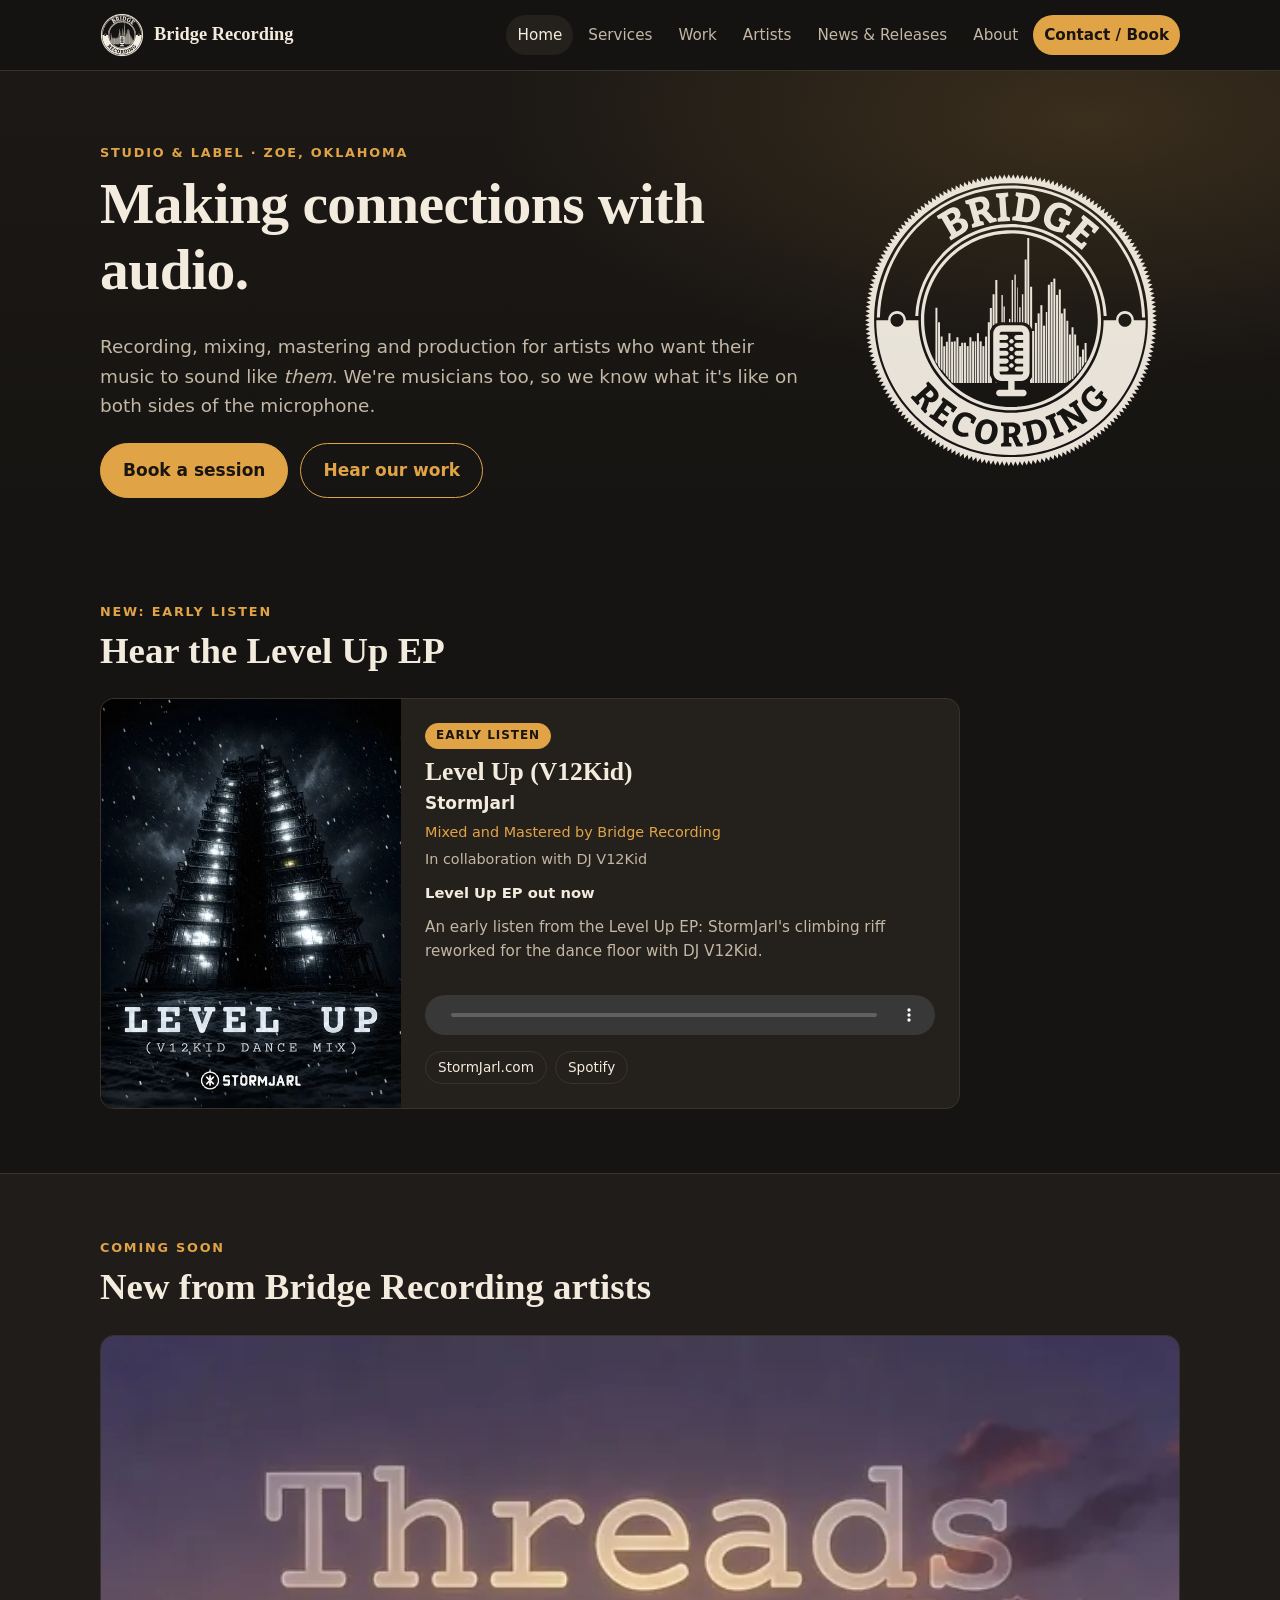
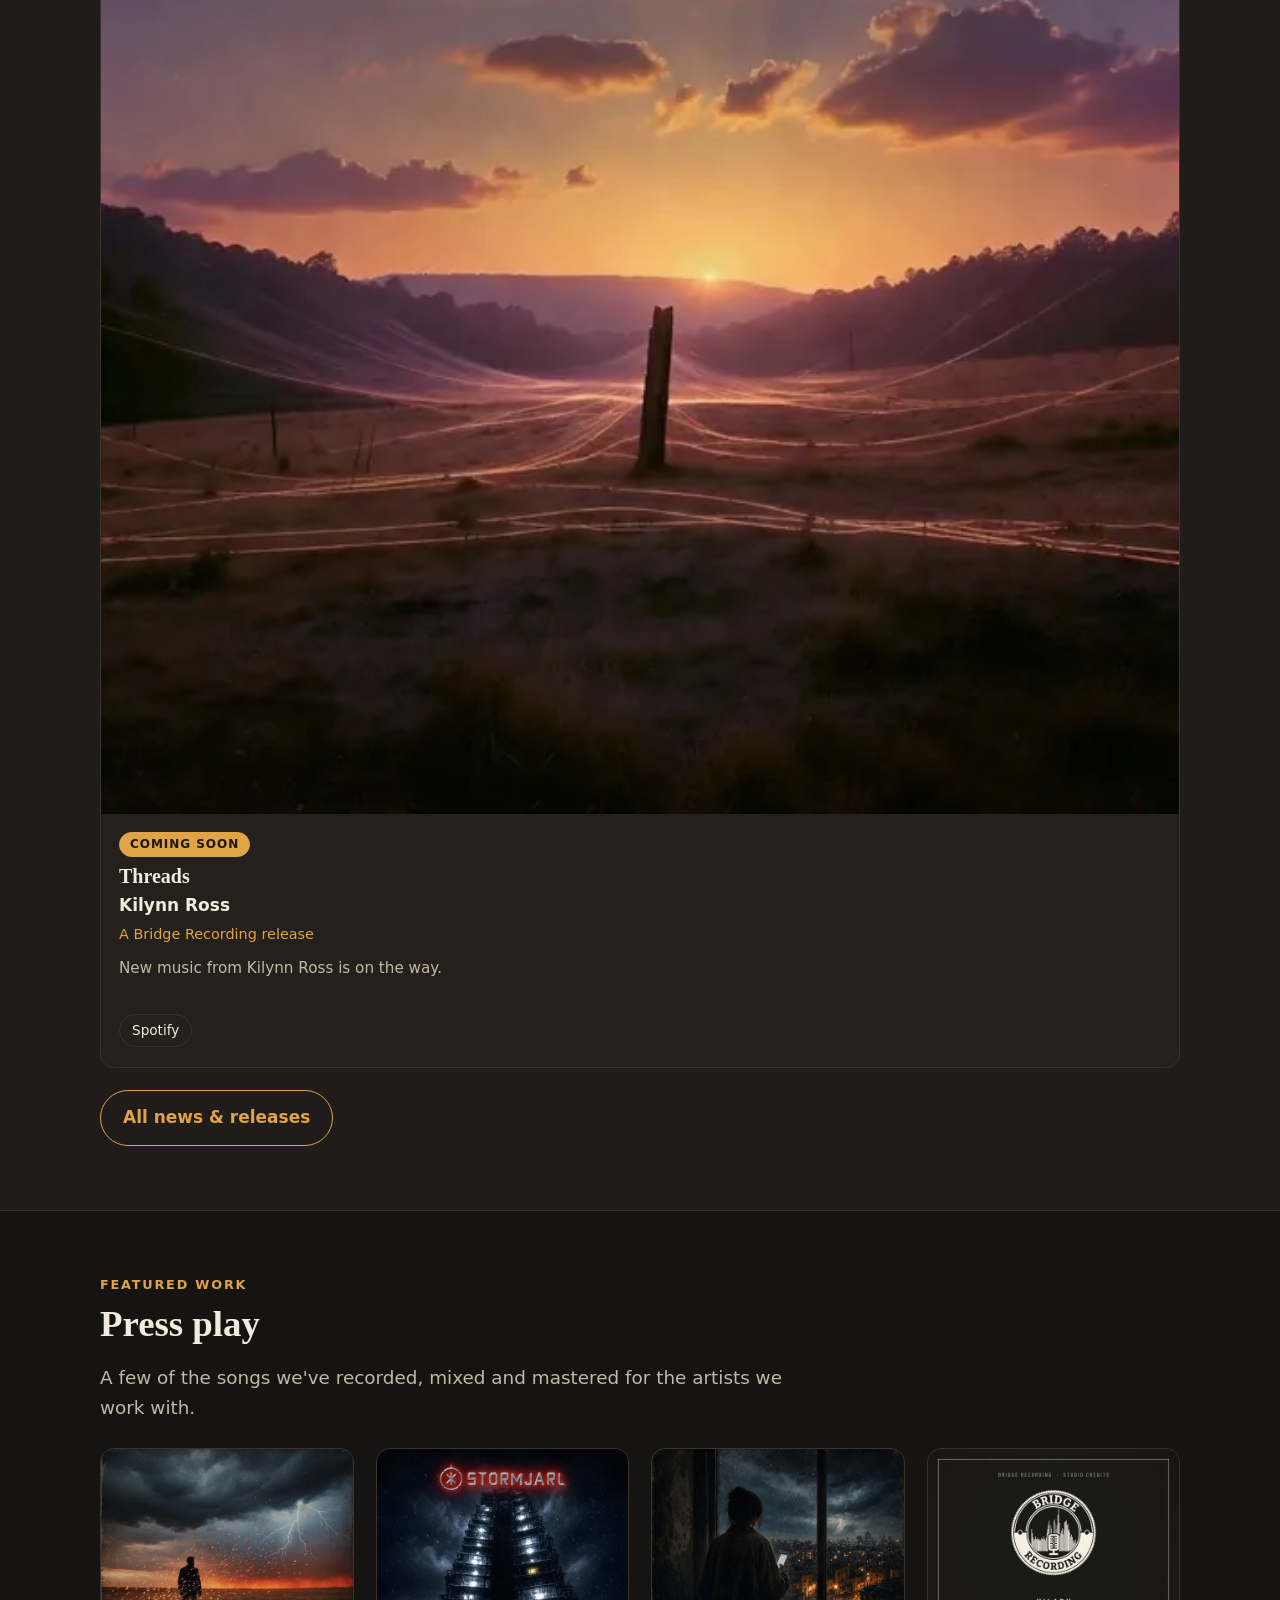
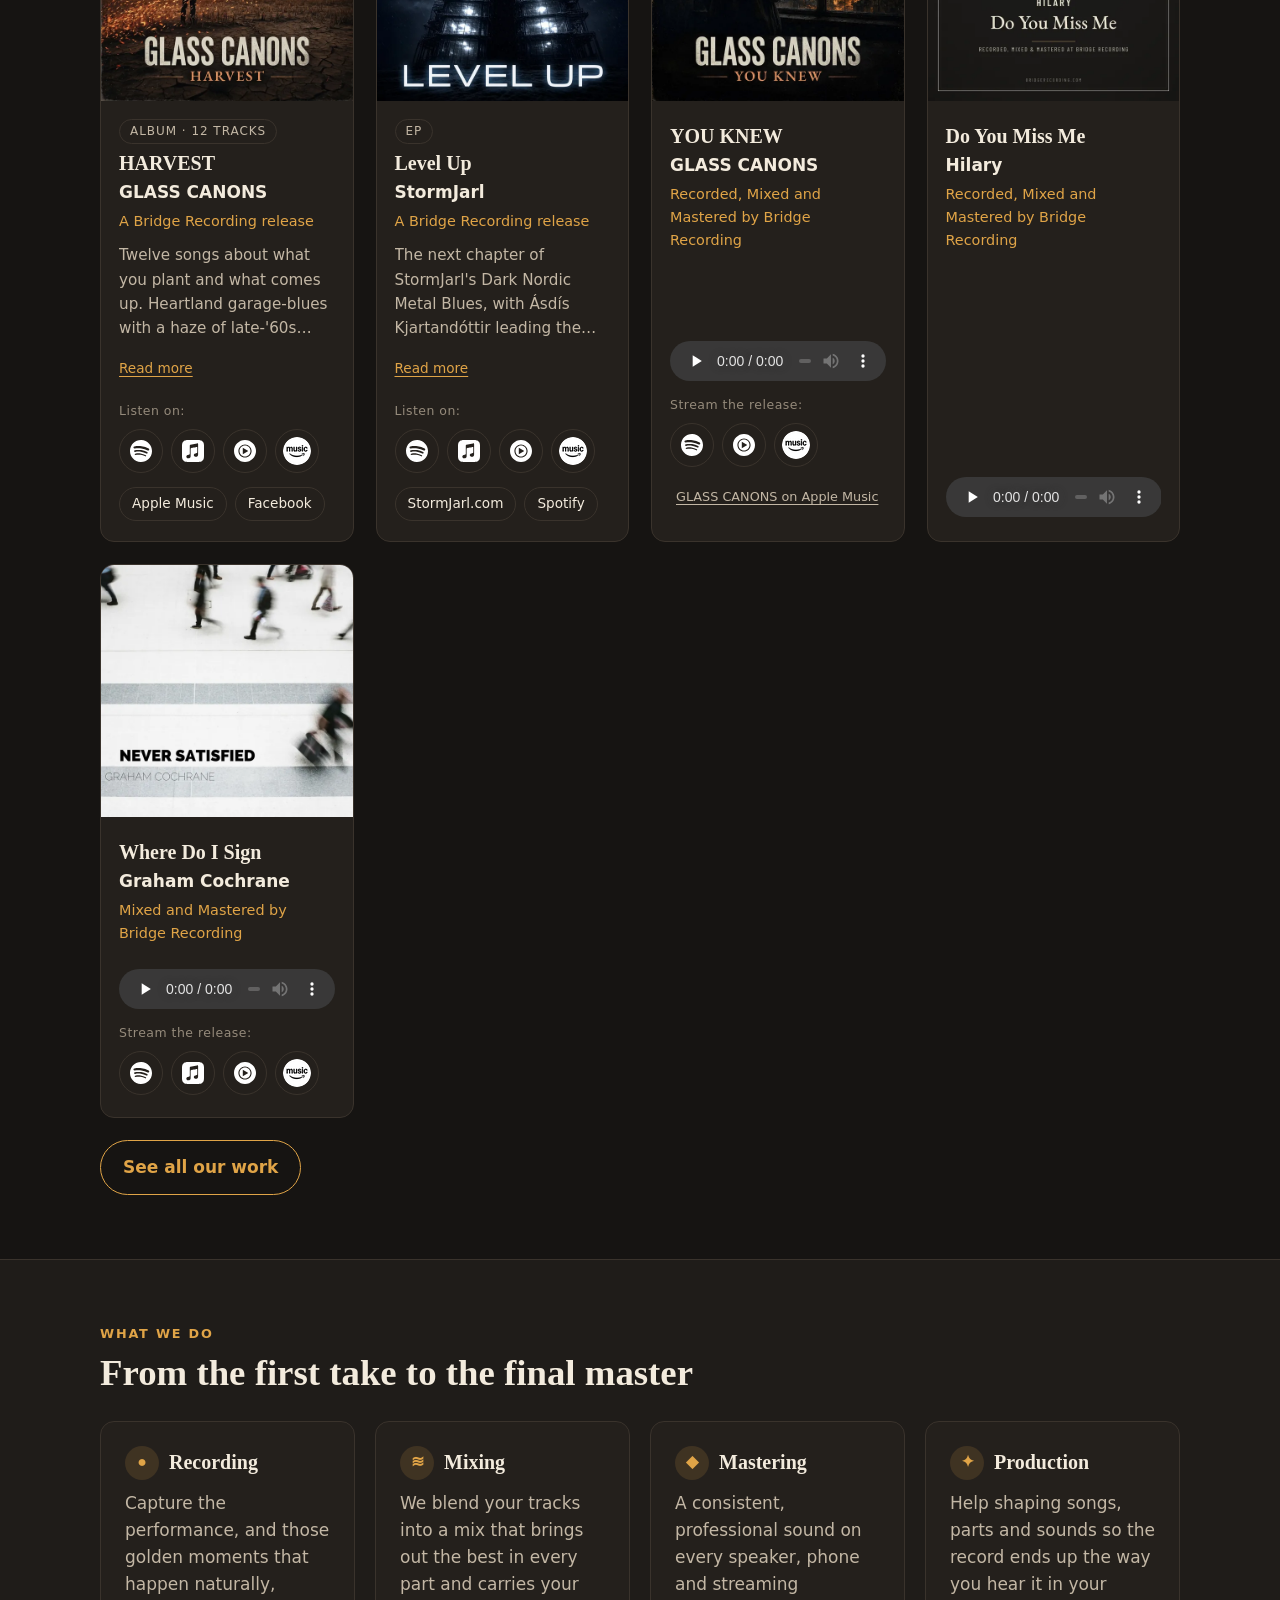
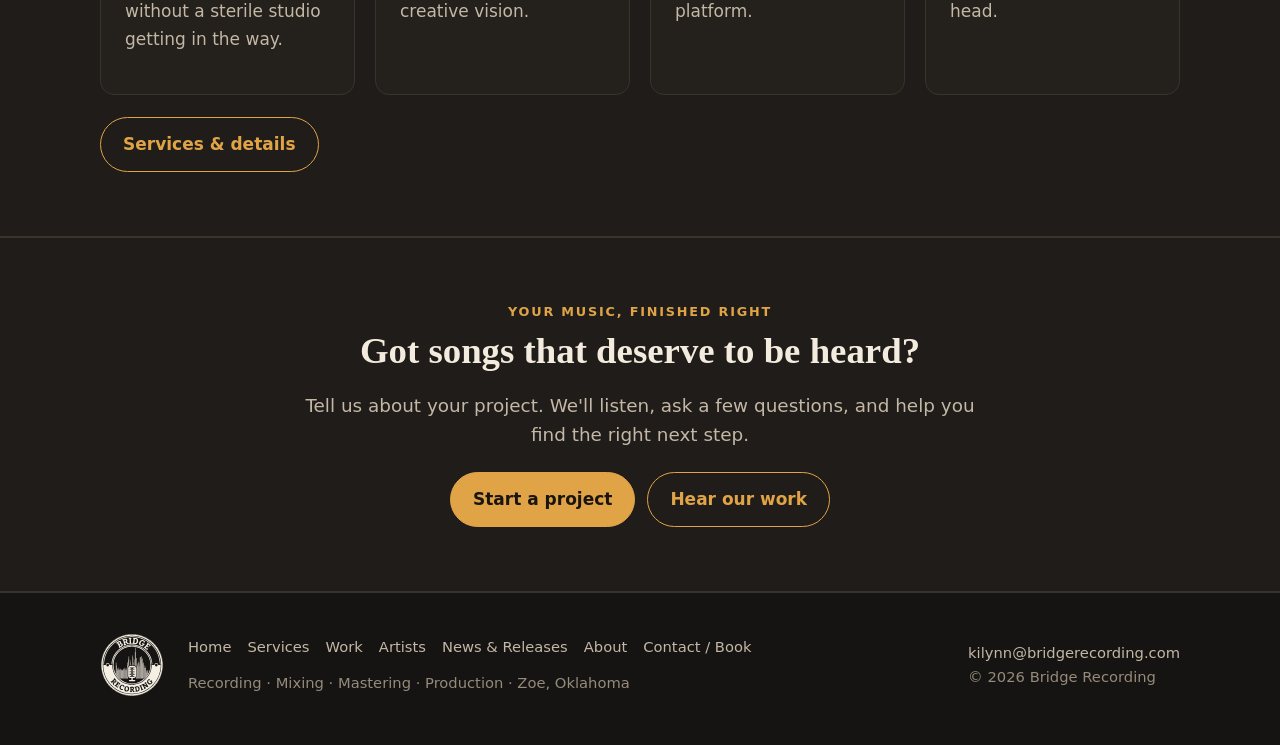
<file: index.html>
<!doctype html>
<html lang="en">
<head>
<meta charset="utf-8">
<meta name="viewport" content="width=device-width, initial-scale=1">
<title>Bridge Recording | Recording, Mixing & Mastering in Zoe, Oklahoma</title>
<meta name="description" content="Bridge Recording is a recording, mixing, mastering and production studio and label in Zoe, Oklahoma. We're musicians too.">
<link rel="canonical" href="https://bridgerecording.com/">
<meta property="og:type" content="website">
<meta property="og:site_name" content="Bridge Recording">
<meta property="og:title" content="Bridge Recording | Recording, Mixing & Mastering in Zoe, Oklahoma">
<meta property="og:description" content="Bridge Recording is a recording, mixing, mastering and production studio and label in Zoe, Oklahoma. We're musicians too.">
<meta property="og:url" content="https://bridgerecording.com/">
<meta property="og:image" content="https://bridgerecording.com/assets/img/og-image.jpg">
<meta name="theme-color" content="#161412">
<link rel="icon" type="image/png" sizes="32x32" href="assets/img/favicon-32.png">
<link rel="apple-touch-icon" href="assets/img/apple-touch-icon.png">
<link rel="stylesheet" href="assets/css/style.css">
<script src="assets/js/releases.js" defer></script>
<script src="assets/js/render.js" defer></script>
</head>
<body>
<a class="skip" href="#main">Skip to content</a>
<header class="site-header">
  <div class="wrap bar">
    <a class="brand" href="index.html"><img src="assets/img/bridge-logo-light.svg" alt="" width="44" height="44">Bridge Recording</a>
    <nav class="nav" aria-label="Main"><a href="index.html" aria-current="page">Home</a><a href="services.html">Services</a><a href="work.html">Work</a><a href="artists.html">Artists</a><a href="news.html">News & Releases</a><a href="about.html">About</a><a href="contact.html" class="nav-cta">Contact / Book</a></nav>
  </div>
</header>
<main id="main">
<section class="hero"><div class="wrap hero-grid">
  <div>
    <p class="eyebrow">Studio &amp; label · Zoe, Oklahoma</p>
    <h1>Making connections with audio.</h1>
    <p class="lead">Recording, mixing, mastering and production for artists who want their music to sound like <em>them</em>. We're musicians too, so we know what it's like on both sides of the microphone.</p>
    <div class="btns"><a class="btn btn-primary" href="contact.html">Book a session</a><a class="btn" href="work.html">Hear our work</a></div>
  </div>
  <img class="hero-logo" src="assets/img/bridge-logo-light.svg" alt="Bridge Recording logo" width="300" height="300" fetchpriority="high">
</div></section>

<section class="early-listen"><div class="wrap">
  <p class="eyebrow">New: early listen</p>
  <h2>Hear the Level Up EP</h2>
  <div class="grid grid-feature" data-list="early"></div>
</div></section>

<section class="section-alt"><div class="wrap">
  <p class="eyebrow">Coming soon</p>
  <h2>New from Bridge Recording artists</h2>
  <div class="grid" data-list="upcoming"></div><noscript><p>Turn on JavaScript to see the release list, or email <a href="mailto:kilynn@bridgerecording.com">kilynn@bridgerecording.com</a>.</p></noscript>
  <div class="btns"><a class="btn" href="news.html">All news &amp; releases</a></div>
</div></section>

<section><div class="wrap">
  <p class="eyebrow">Featured work</p>
  <h2>Press play</h2>
  <p class="lead">A few of the songs we've recorded, mixed and mastered for the artists we work with.</p>
  <div class="grid" data-list="featured"></div>
  <div class="btns"><a class="btn" href="work.html">See all our work</a></div>
</div></section>

<section class="section-alt"><div class="wrap">
  <p class="eyebrow">What we do</p>
  <h2>From the first take to the final master</h2>
  <div class="svc">
    <div class="svc-item"><h3><span class="ico">●</span>Recording</h3><p>Capture the performance, and those golden moments that happen naturally, without a sterile studio getting in the way.</p></div>
    <div class="svc-item"><h3><span class="ico">≋</span>Mixing</h3><p>We blend your tracks into a mix that brings out the best in every part and carries your creative vision.</p></div>
    <div class="svc-item"><h3><span class="ico">◆</span>Mastering</h3><p>A consistent, professional sound on every speaker, phone and streaming platform.</p></div>
    <div class="svc-item"><h3><span class="ico">✦</span>Production</h3><p>Help shaping songs, parts and sounds so the record ends up the way you hear it in your head.</p></div>
  </div>
  <div class="btns"><a class="btn" href="services.html">Services &amp; details</a></div>
</div></section>
<section class="cta section-alt"><div class="wrap">
  <p class="eyebrow">Your music, finished right</p>
  <h2>Got songs that deserve to be heard?</h2>
  <p class="lead">Tell us about your project. We'll listen, ask a few questions, and help you find the right next step.</p>
  <div class="btns"><a class="btn btn-primary" href="contact.html">Start a project</a><a class="btn" href="work.html">Hear our work</a></div>
</div></section>
</main>
<footer class="site-footer">
  <div class="wrap foot">
    <img src="assets/img/bridge-logo-light.svg" alt="Bridge Recording logo" width="64" height="64" loading="lazy">
    <div>
      <nav aria-label="Footer"><a href="index.html">Home</a><a href="services.html">Services</a><a href="work.html">Work</a><a href="artists.html">Artists</a><a href="news.html">News & Releases</a><a href="about.html">About</a><a href="contact.html">Contact / Book</a></nav>
      <p style="margin:12px 0 0">Recording · Mixing · Mastering · Production · Zoe, Oklahoma</p>
    </div>
    <div><a href="mailto:kilynn@bridgerecording.com">kilynn@bridgerecording.com</a><br>© 2026 Bridge Recording</div>
  </div>
</footer>
</body>
</html>
</file>
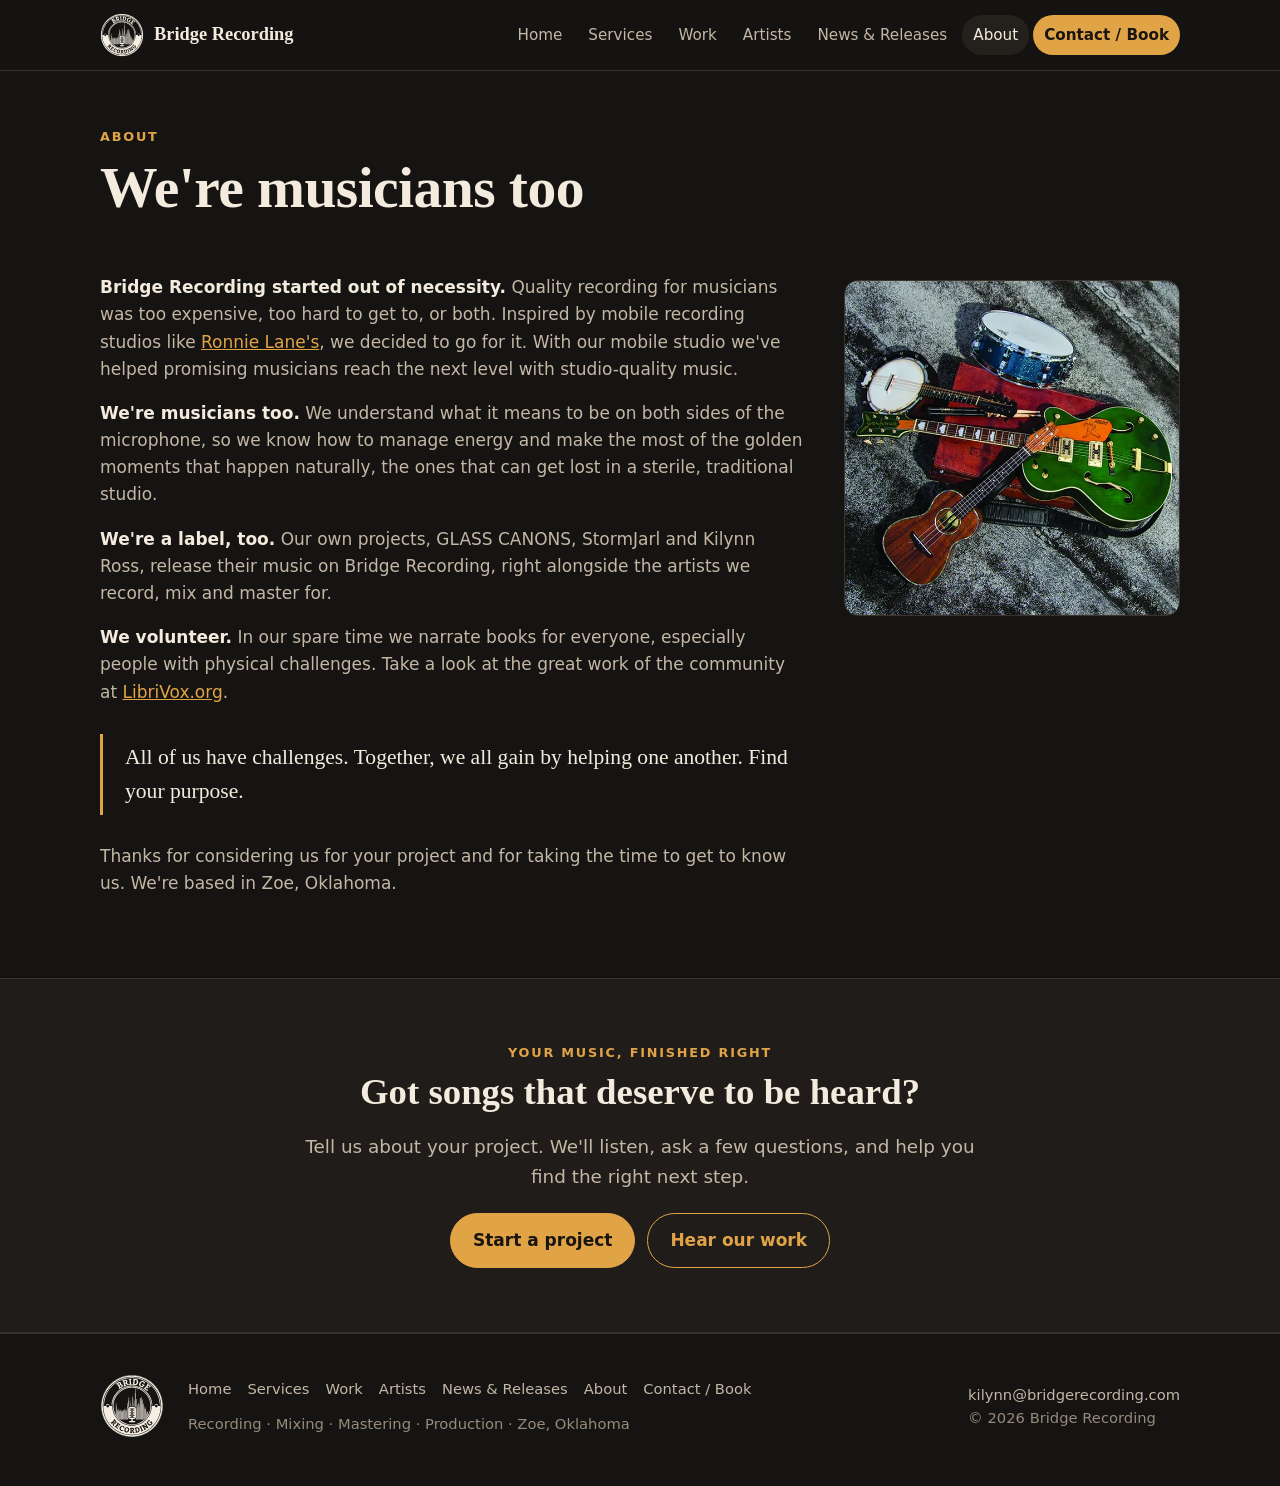
<file: about.html>
<!doctype html>
<html lang="en">
<head>
<meta charset="utf-8">
<meta name="viewport" content="width=device-width, initial-scale=1">
<title>About | Bridge Recording</title>
<meta name="description" content="Bridge Recording started as a mobile studio so musicians could get studio-quality recordings. We're musicians too, based in Zoe, Oklahoma.">
<link rel="canonical" href="https://bridgerecording.com/about.html">
<meta property="og:type" content="website">
<meta property="og:site_name" content="Bridge Recording">
<meta property="og:title" content="About | Bridge Recording">
<meta property="og:description" content="Bridge Recording started as a mobile studio so musicians could get studio-quality recordings. We're musicians too, based in Zoe, Oklahoma.">
<meta property="og:url" content="https://bridgerecording.com/about.html">
<meta property="og:image" content="https://bridgerecording.com/assets/img/og-image.jpg">
<meta name="theme-color" content="#161412">
<link rel="icon" type="image/png" sizes="32x32" href="assets/img/favicon-32.png">
<link rel="apple-touch-icon" href="assets/img/apple-touch-icon.png">
<link rel="stylesheet" href="assets/css/style.css">
</head>
<body>
<a class="skip" href="#main">Skip to content</a>
<header class="site-header">
  <div class="wrap bar">
    <a class="brand" href="index.html"><img src="assets/img/bridge-logo-light.svg" alt="" width="44" height="44">Bridge Recording</a>
    <nav class="nav" aria-label="Main"><a href="index.html">Home</a><a href="services.html">Services</a><a href="work.html">Work</a><a href="artists.html">Artists</a><a href="news.html">News & Releases</a><a href="about.html" aria-current="page">About</a><a href="contact.html" class="nav-cta">Contact / Book</a></nav>
  </div>
</header>
<main id="main">
<div class="wrap page-head">
  <p class="eyebrow">About</p>
  <h1>We're musicians too</h1>
</div>
<section style="padding-top:16px"><div class="wrap about-grid"><div class="prose">
  <p><strong>Bridge Recording started out of necessity.</strong> Quality recording for musicians was too expensive, too hard to get to, or both. Inspired by mobile recording studios like <a href="https://en.wikipedia.org/wiki/Ronnie_Lane%27s_Mobile_Studio" target="_blank" rel="noopener">Ronnie Lane's</a>, we decided to go for it. With our mobile studio we've helped promising musicians reach the next level with studio-quality music.</p>
  <p><strong>We're musicians too.</strong> We understand what it means to be on both sides of the microphone, so we know how to manage energy and make the most of the golden moments that happen naturally, the ones that can get lost in a sterile, traditional studio.</p>
  <p><strong>We're a label, too.</strong> Our own projects, GLASS CANONS, StormJarl and Kilynn Ross, release their music on Bridge Recording, right alongside the artists we record, mix and master for.</p>
  <p><strong>We volunteer.</strong> In our spare time we narrate books for everyone, especially people with physical challenges. Take a look at the great work of the community at <a href="https://librivox.org/" target="_blank" rel="noopener">LibriVox.org</a>.</p>
  <blockquote>All of us have challenges. Together, we all gain by helping one another. Find your purpose.</blockquote>
  <p>Thanks for considering us for your project and for taking the time to get to know us. We're based in Zoe, Oklahoma.</p>
</div>
  <figure class="about-photo"><img src="assets/img/glass-canons-instruments-600.webp" alt="Electric and acoustic guitars, a banjo, a ukulele and a snare drum laid out together, ready to play" width="600" height="600" loading="lazy" decoding="async"></figure>
</div></section>
<section class="cta section-alt"><div class="wrap">
  <p class="eyebrow">Your music, finished right</p>
  <h2>Got songs that deserve to be heard?</h2>
  <p class="lead">Tell us about your project. We'll listen, ask a few questions, and help you find the right next step.</p>
  <div class="btns"><a class="btn btn-primary" href="contact.html">Start a project</a><a class="btn" href="work.html">Hear our work</a></div>
</div></section>
</main>
<footer class="site-footer">
  <div class="wrap foot">
    <img src="assets/img/bridge-logo-light.svg" alt="Bridge Recording logo" width="64" height="64" loading="lazy">
    <div>
      <nav aria-label="Footer"><a href="index.html">Home</a><a href="services.html">Services</a><a href="work.html">Work</a><a href="artists.html">Artists</a><a href="news.html">News & Releases</a><a href="about.html">About</a><a href="contact.html">Contact / Book</a></nav>
      <p style="margin:12px 0 0">Recording · Mixing · Mastering · Production · Zoe, Oklahoma</p>
    </div>
    <div><a href="mailto:kilynn@bridgerecording.com">kilynn@bridgerecording.com</a><br>© 2026 Bridge Recording</div>
  </div>
</footer>
</body>
</html>
</file>
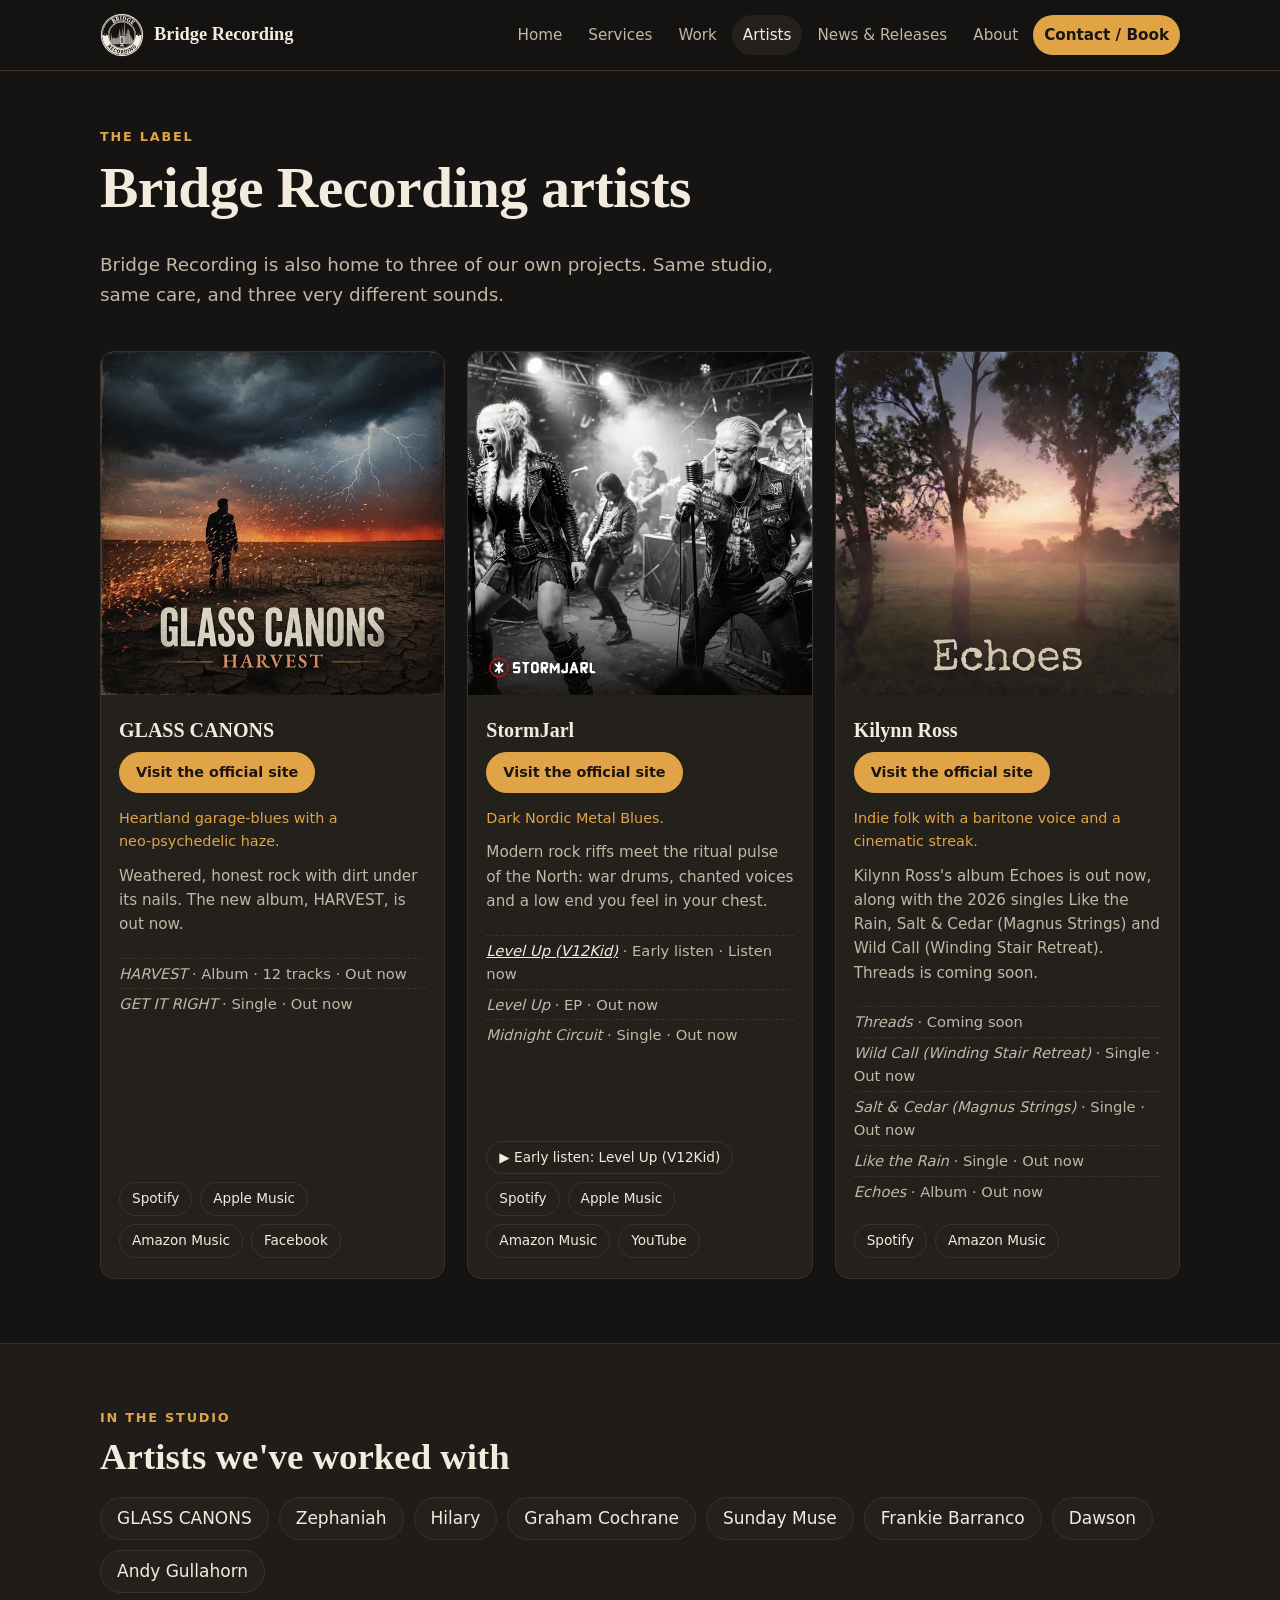
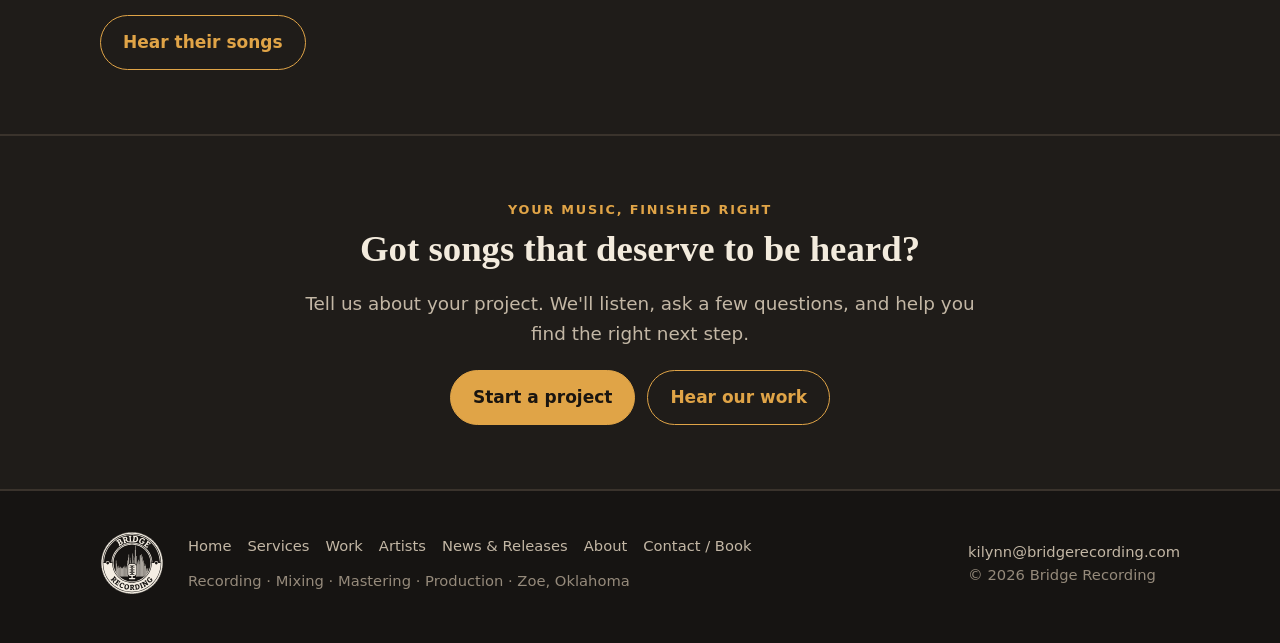
<file: artists.html>
<!doctype html>
<html lang="en">
<head>
<meta charset="utf-8">
<meta name="viewport" content="width=device-width, initial-scale=1">
<title>Artists | Bridge Recording</title>
<meta name="description" content="GLASS CANONS, StormJarl and Kilynn Ross release music on Bridge Recording, out of Zoe, Oklahoma.">
<link rel="canonical" href="https://bridgerecording.com/artists.html">
<meta property="og:type" content="website">
<meta property="og:site_name" content="Bridge Recording">
<meta property="og:title" content="Artists | Bridge Recording">
<meta property="og:description" content="GLASS CANONS, StormJarl and Kilynn Ross release music on Bridge Recording, out of Zoe, Oklahoma.">
<meta property="og:url" content="https://bridgerecording.com/artists.html">
<meta property="og:image" content="https://bridgerecording.com/assets/img/og-image.jpg">
<meta name="theme-color" content="#161412">
<link rel="icon" type="image/png" sizes="32x32" href="assets/img/favicon-32.png">
<link rel="apple-touch-icon" href="assets/img/apple-touch-icon.png">
<link rel="stylesheet" href="assets/css/style.css">
<script src="assets/js/releases.js" defer></script>
<script src="assets/js/render.js" defer></script>
</head>
<body>
<a class="skip" href="#main">Skip to content</a>
<header class="site-header">
  <div class="wrap bar">
    <a class="brand" href="index.html"><img src="assets/img/bridge-logo-light.svg" alt="" width="44" height="44">Bridge Recording</a>
    <nav class="nav" aria-label="Main"><a href="index.html">Home</a><a href="services.html">Services</a><a href="work.html">Work</a><a href="artists.html" aria-current="page">Artists</a><a href="news.html">News & Releases</a><a href="about.html">About</a><a href="contact.html" class="nav-cta">Contact / Book</a></nav>
  </div>
</header>
<main id="main">
<div class="wrap page-head">
  <p class="eyebrow">The label</p>
  <h1>Bridge Recording artists</h1>
  <p class="lead">Bridge Recording is also home to three of our own projects. Same studio, same care, and three very different sounds.</p>
</div>
<section style="padding-top:8px"><div class="wrap">
  <div class="grid" data-list="artists"></div><noscript><p>Turn on JavaScript to see the release list, or email <a href="mailto:kilynn@bridgerecording.com">kilynn@bridgerecording.com</a>.</p></noscript>
</div></section>
<section class="section-alt"><div class="wrap">
  <p class="eyebrow">In the studio</p>
  <h2>Artists we've worked with</h2>
  <ul class="names" data-list="client-names"></ul>
  <div class="btns"><a class="btn" href="work.html">Hear their songs</a></div>
</div></section>
<section class="cta section-alt"><div class="wrap">
  <p class="eyebrow">Your music, finished right</p>
  <h2>Got songs that deserve to be heard?</h2>
  <p class="lead">Tell us about your project. We'll listen, ask a few questions, and help you find the right next step.</p>
  <div class="btns"><a class="btn btn-primary" href="contact.html">Start a project</a><a class="btn" href="work.html">Hear our work</a></div>
</div></section>
</main>
<footer class="site-footer">
  <div class="wrap foot">
    <img src="assets/img/bridge-logo-light.svg" alt="Bridge Recording logo" width="64" height="64" loading="lazy">
    <div>
      <nav aria-label="Footer"><a href="index.html">Home</a><a href="services.html">Services</a><a href="work.html">Work</a><a href="artists.html">Artists</a><a href="news.html">News & Releases</a><a href="about.html">About</a><a href="contact.html">Contact / Book</a></nav>
      <p style="margin:12px 0 0">Recording · Mixing · Mastering · Production · Zoe, Oklahoma</p>
    </div>
    <div><a href="mailto:kilynn@bridgerecording.com">kilynn@bridgerecording.com</a><br>© 2026 Bridge Recording</div>
  </div>
</footer>
</body>
</html>
</file>
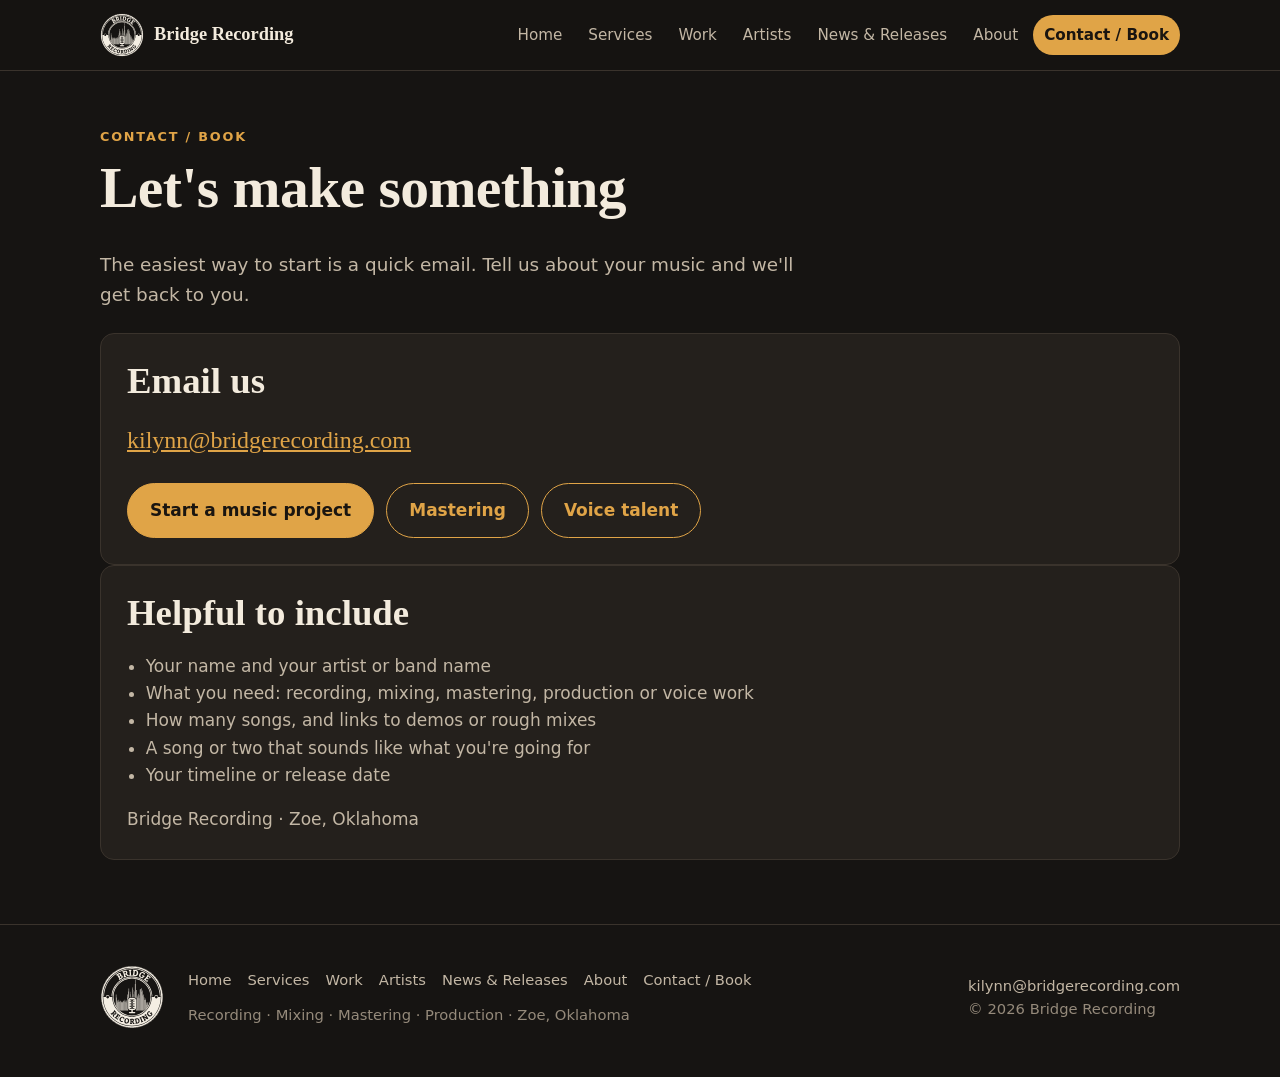
<file: contact.html>
<!doctype html>
<html lang="en">
<head>
<meta charset="utf-8">
<meta name="viewport" content="width=device-width, initial-scale=1">
<title>Contact / Book | Bridge Recording</title>
<meta name="description" content="Book recording, mixing, mastering or production with Bridge Recording in Zoe, Oklahoma. Email us about your project.">
<link rel="canonical" href="https://bridgerecording.com/contact.html">
<meta property="og:type" content="website">
<meta property="og:site_name" content="Bridge Recording">
<meta property="og:title" content="Contact / Book | Bridge Recording">
<meta property="og:description" content="Book recording, mixing, mastering or production with Bridge Recording in Zoe, Oklahoma. Email us about your project.">
<meta property="og:url" content="https://bridgerecording.com/contact.html">
<meta property="og:image" content="https://bridgerecording.com/assets/img/og-image.jpg">
<meta name="theme-color" content="#161412">
<link rel="icon" type="image/png" sizes="32x32" href="assets/img/favicon-32.png">
<link rel="apple-touch-icon" href="assets/img/apple-touch-icon.png">
<link rel="stylesheet" href="assets/css/style.css">
</head>
<body>
<a class="skip" href="#main">Skip to content</a>
<header class="site-header">
  <div class="wrap bar">
    <a class="brand" href="index.html"><img src="assets/img/bridge-logo-light.svg" alt="" width="44" height="44">Bridge Recording</a>
    <nav class="nav" aria-label="Main"><a href="index.html">Home</a><a href="services.html">Services</a><a href="work.html">Work</a><a href="artists.html">Artists</a><a href="news.html">News & Releases</a><a href="about.html">About</a><a href="contact.html" aria-current="page" class="nav-cta">Contact / Book</a></nav>
  </div>
</header>
<main id="main">
<div class="wrap page-head">
  <p class="eyebrow">Contact / Book</p>
  <h1>Let's make something</h1>
  <p class="lead">The easiest way to start is a quick email. Tell us about your music and we'll get back to you.</p>
</div>
<section style="padding-top:16px"><div class="wrap contact-grid">
  <div class="panel">
    <h2>Email us</h2>
    <p class="mail-big"><a href="mailto:kilynn@bridgerecording.com?subject=Music%20Production%20Request">kilynn@bridgerecording.com</a></p>
    <div class="btns">
      <a class="btn btn-primary" href="mailto:kilynn@bridgerecording.com?subject=Music%20Production%20Request">Start a music project</a>
      <a class="btn" href="mailto:kilynn@bridgerecording.com?subject=Mastering%20Request">Mastering</a>
      <a class="btn" href="mailto:kilynn@bridgerecording.com?subject=Voice%20Talent%20Request">Voice talent</a>
    </div>

    <!--
      =================== FORMSPREE FORM (DISABLED PLACEHOLDER) ===================
      To turn on: create a free form at https://formspree.io (50 submissions/month),
      replace YOUR_FORM_ID below, then remove these comment markers.
      <form class="form" action="https://formspree.io/f/YOUR_FORM_ID" method="POST">
        <label>Name <input name="name" required></label>
        <label>Email <input type="email" name="email" required></label>
        <label>Artist / project <input name="project"></label>
        <fieldset><legend>What do you need?</legend>
          <label><input type="checkbox" name="service" value="Recording"> Recording</label>
          <label><input type="checkbox" name="service" value="Mixing"> Mixing</label>
          <label><input type="checkbox" name="service" value="Mastering"> Mastering</label>
          <label><input type="checkbox" name="service" value="Production"> Production</label>
          <label><input type="checkbox" name="service" value="Voice talent"> Voice talent</label>
        </fieldset>
        <label>How many songs? <input name="songs"></label>
        <label>Links to your music <input name="links"></label>
        <label>Timeline <input name="timeline"></label>
        <label>Tell us about it <textarea name="message" rows="5"></textarea></label>
        <input type="text" name="_gotcha" style="display:none">
        <button class="btn btn-primary" type="submit">Send</button>
      </form>
      ============================================================================
    -->

    <!--
      =================== CALENDLY BUTTON (DISABLED PLACEHOLDER) ===================
      To turn on: create a free Calendly event (e.g. "15-minute project chat"),
      put its link below, then remove these comment markers.
      <a class="btn" href="https://calendly.com/YOUR-LINK/15min" target="_blank" rel="noopener">Book a 15-minute call</a>
      ============================================================================
    -->
  </div>
  <div class="panel">
    <h2>Helpful to include</h2>
    <ul>
      <li>Your name and your artist or band name</li>
      <li>What you need: recording, mixing, mastering, production or voice work</li>
      <li>How many songs, and links to demos or rough mixes</li>
      <li>A song or two that sounds like what you're going for</li>
      <li>Your timeline or release date</li>
    </ul>
    <p style="color:var(--muted);margin:0">Bridge Recording · Zoe, Oklahoma</p>
  </div>
</div></section>
</main>
<footer class="site-footer">
  <div class="wrap foot">
    <img src="assets/img/bridge-logo-light.svg" alt="Bridge Recording logo" width="64" height="64" loading="lazy">
    <div>
      <nav aria-label="Footer"><a href="index.html">Home</a><a href="services.html">Services</a><a href="work.html">Work</a><a href="artists.html">Artists</a><a href="news.html">News & Releases</a><a href="about.html">About</a><a href="contact.html">Contact / Book</a></nav>
      <p style="margin:12px 0 0">Recording · Mixing · Mastering · Production · Zoe, Oklahoma</p>
    </div>
    <div><a href="mailto:kilynn@bridgerecording.com">kilynn@bridgerecording.com</a><br>© 2026 Bridge Recording</div>
  </div>
</footer>
</body>
</html>
</file>
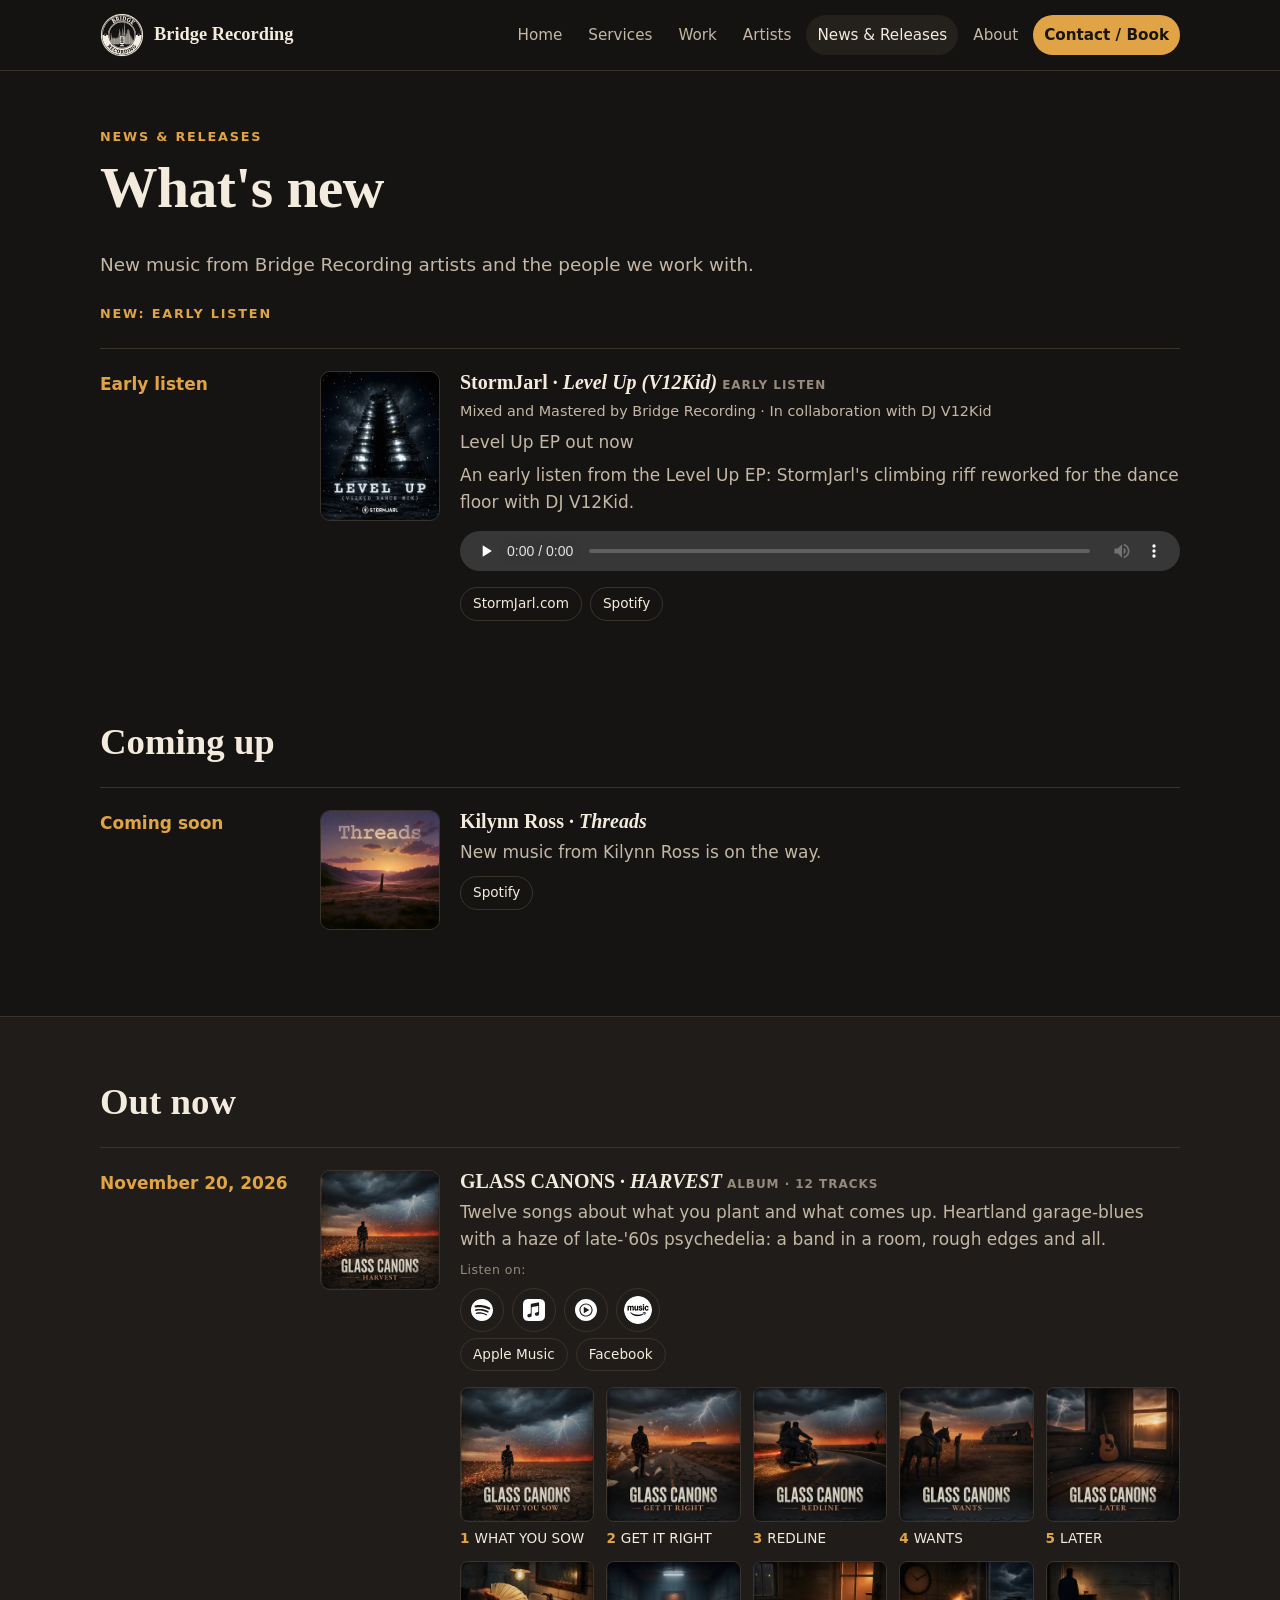
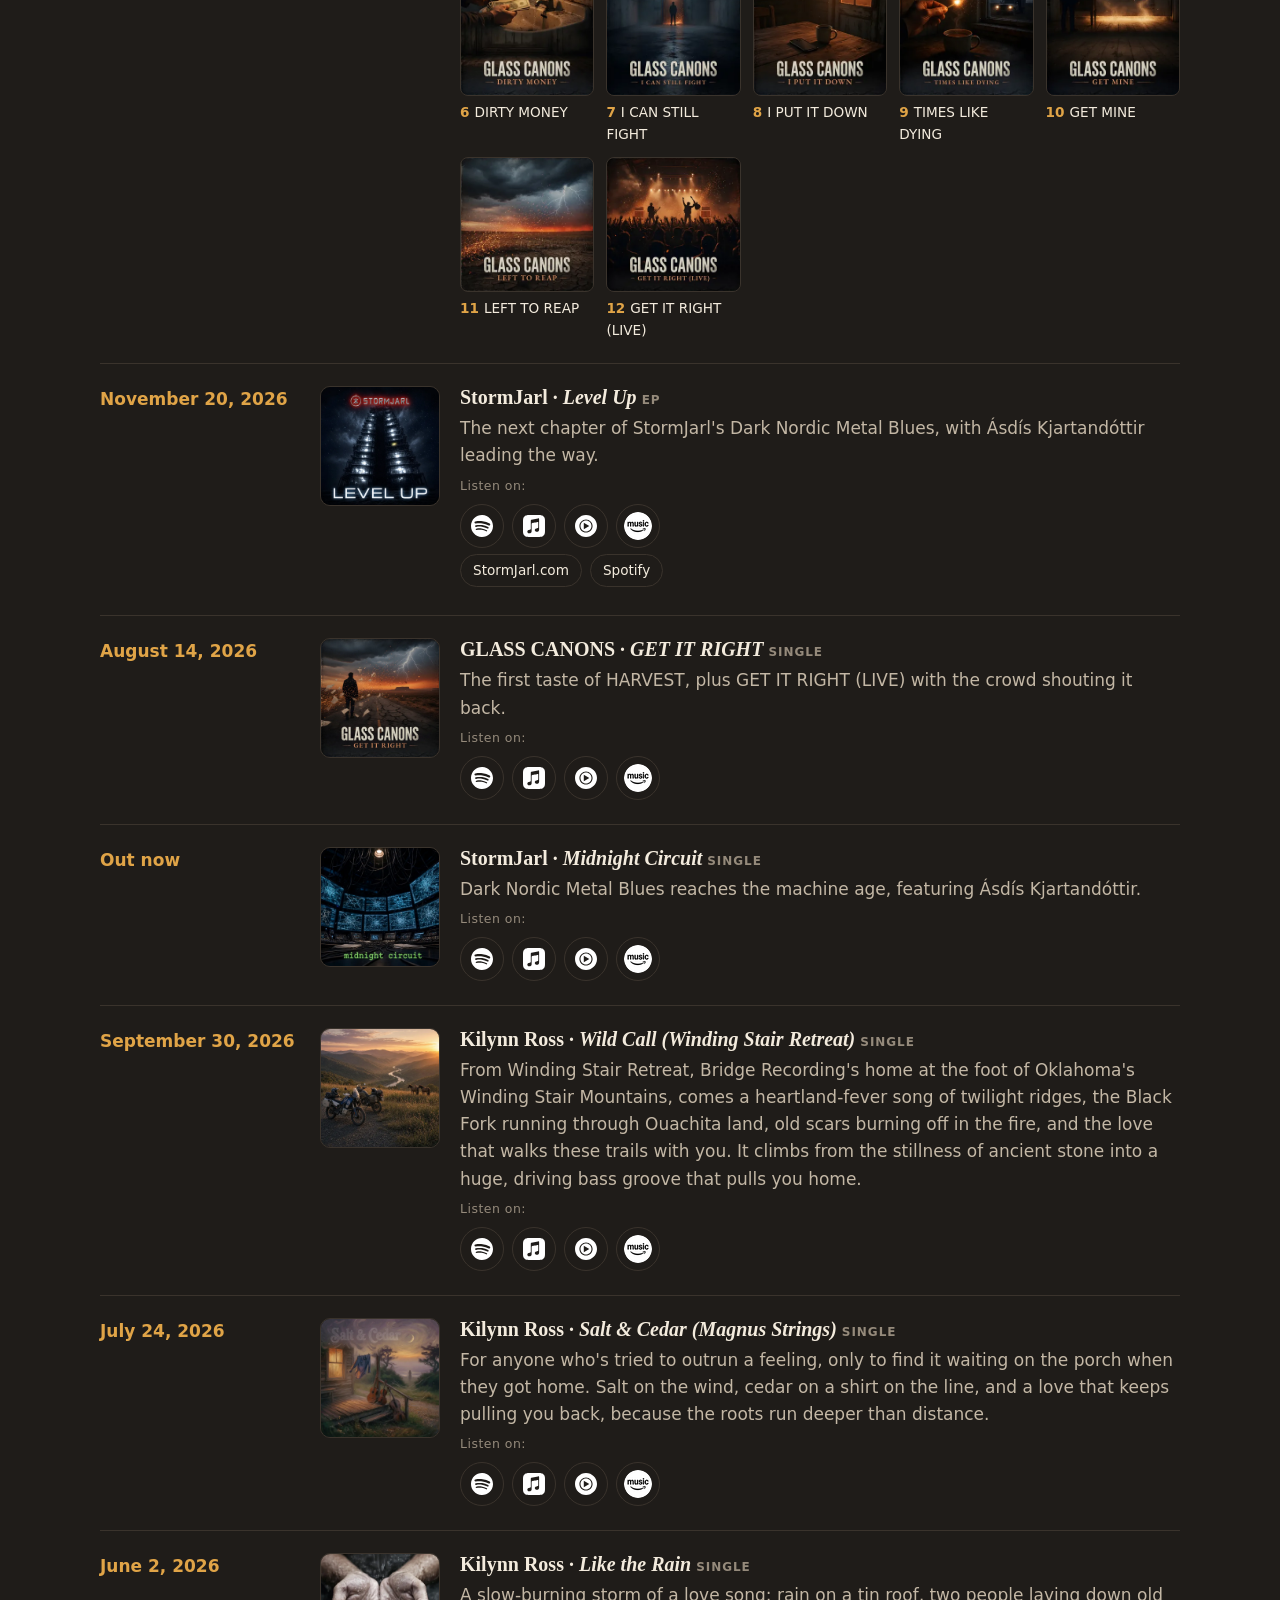
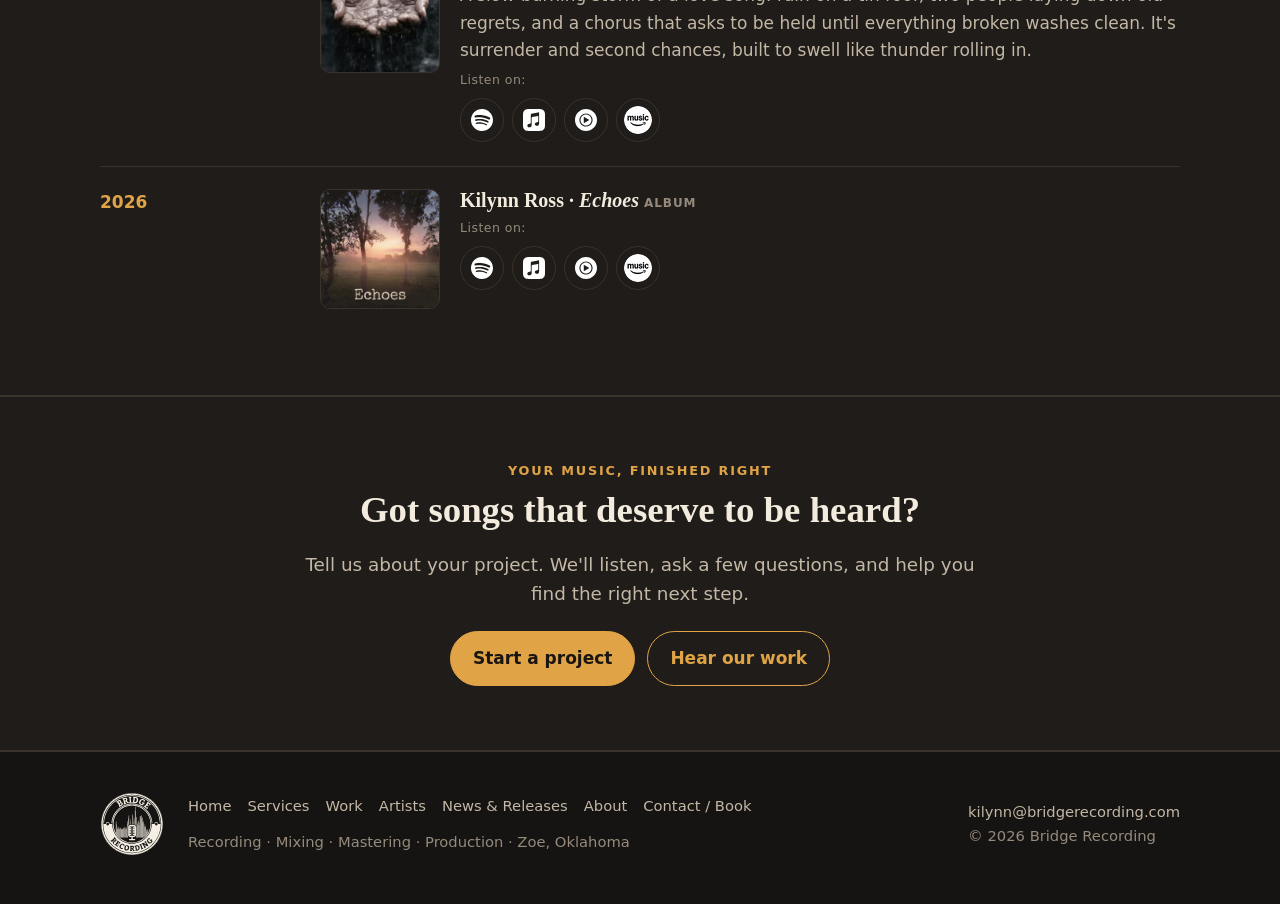
<file: news.html>
<!doctype html>
<html lang="en">
<head>
<meta charset="utf-8">
<meta name="viewport" content="width=device-width, initial-scale=1">
<title>News & Releases | Bridge Recording</title>
<meta name="description" content="Out now and upcoming releases from Bridge Recording: GLASS CANONS' HARVEST, StormJarl's Level Up EP, Kilynn Ross's Threads and more.">
<link rel="canonical" href="https://bridgerecording.com/news.html">
<meta property="og:type" content="website">
<meta property="og:site_name" content="Bridge Recording">
<meta property="og:title" content="News & Releases | Bridge Recording">
<meta property="og:description" content="Out now and upcoming releases from Bridge Recording: GLASS CANONS' HARVEST, StormJarl's Level Up EP, Kilynn Ross's Threads and more.">
<meta property="og:url" content="https://bridgerecording.com/news.html">
<meta property="og:image" content="https://bridgerecording.com/assets/img/og-image.jpg">
<meta name="theme-color" content="#161412">
<link rel="icon" type="image/png" sizes="32x32" href="assets/img/favicon-32.png">
<link rel="apple-touch-icon" href="assets/img/apple-touch-icon.png">
<link rel="stylesheet" href="assets/css/style.css">
<script src="assets/js/releases.js" defer></script>
<script src="assets/js/render.js" defer></script>
</head>
<body>
<a class="skip" href="#main">Skip to content</a>
<header class="site-header">
  <div class="wrap bar">
    <a class="brand" href="index.html"><img src="assets/img/bridge-logo-light.svg" alt="" width="44" height="44">Bridge Recording</a>
    <nav class="nav" aria-label="Main"><a href="index.html">Home</a><a href="services.html">Services</a><a href="work.html">Work</a><a href="artists.html">Artists</a><a href="news.html" aria-current="page">News & Releases</a><a href="about.html">About</a><a href="contact.html" class="nav-cta">Contact / Book</a></nav>
  </div>
</header>
<main id="main">
<div class="wrap page-head">
  <p class="eyebrow">News &amp; releases</p>
  <h1>What's new</h1>
  <p class="lead">New music from Bridge Recording artists and the people we work with.</p>
</div>
<section style="padding-top:16px"><div class="wrap">
  <p class="eyebrow">New: early listen</p>
  <ul class="news" data-list="news-early"></ul>
</div></section>
<section style="padding-top:8px"><div class="wrap">
  <h2>Coming up</h2>
  <ul class="news" data-list="news-upcoming"></ul><noscript><p>Turn on JavaScript to see the release list, or email <a href="mailto:kilynn@bridgerecording.com">kilynn@bridgerecording.com</a>.</p></noscript>
</div></section>
<section class="section-alt"><div class="wrap">
  <h2>Out now</h2>
  <ul class="news" data-list="news-out"></ul>
</div></section>
<section class="cta section-alt"><div class="wrap">
  <p class="eyebrow">Your music, finished right</p>
  <h2>Got songs that deserve to be heard?</h2>
  <p class="lead">Tell us about your project. We'll listen, ask a few questions, and help you find the right next step.</p>
  <div class="btns"><a class="btn btn-primary" href="contact.html">Start a project</a><a class="btn" href="work.html">Hear our work</a></div>
</div></section>
</main>
<footer class="site-footer">
  <div class="wrap foot">
    <img src="assets/img/bridge-logo-light.svg" alt="Bridge Recording logo" width="64" height="64" loading="lazy">
    <div>
      <nav aria-label="Footer"><a href="index.html">Home</a><a href="services.html">Services</a><a href="work.html">Work</a><a href="artists.html">Artists</a><a href="news.html">News & Releases</a><a href="about.html">About</a><a href="contact.html">Contact / Book</a></nav>
      <p style="margin:12px 0 0">Recording · Mixing · Mastering · Production · Zoe, Oklahoma</p>
    </div>
    <div><a href="mailto:kilynn@bridgerecording.com">kilynn@bridgerecording.com</a><br>© 2026 Bridge Recording</div>
  </div>
</footer>
</body>
</html>
</file>
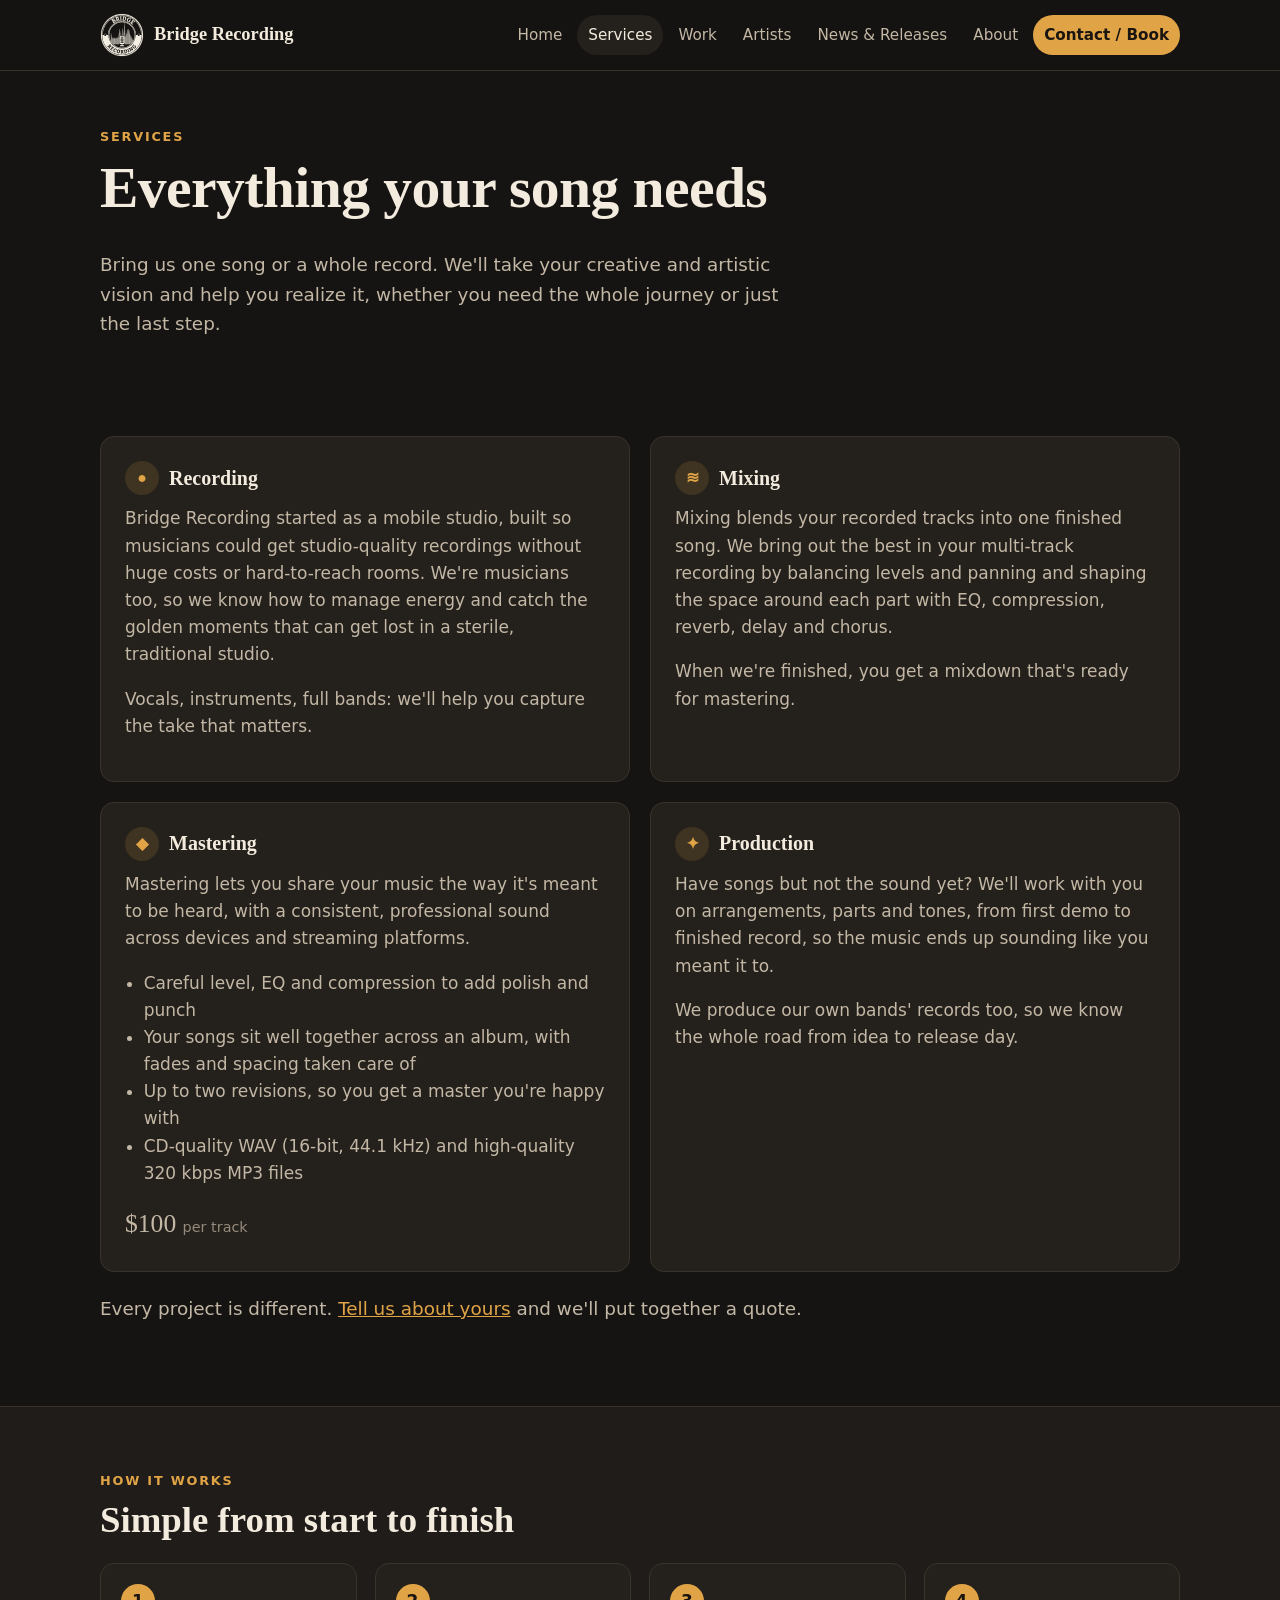
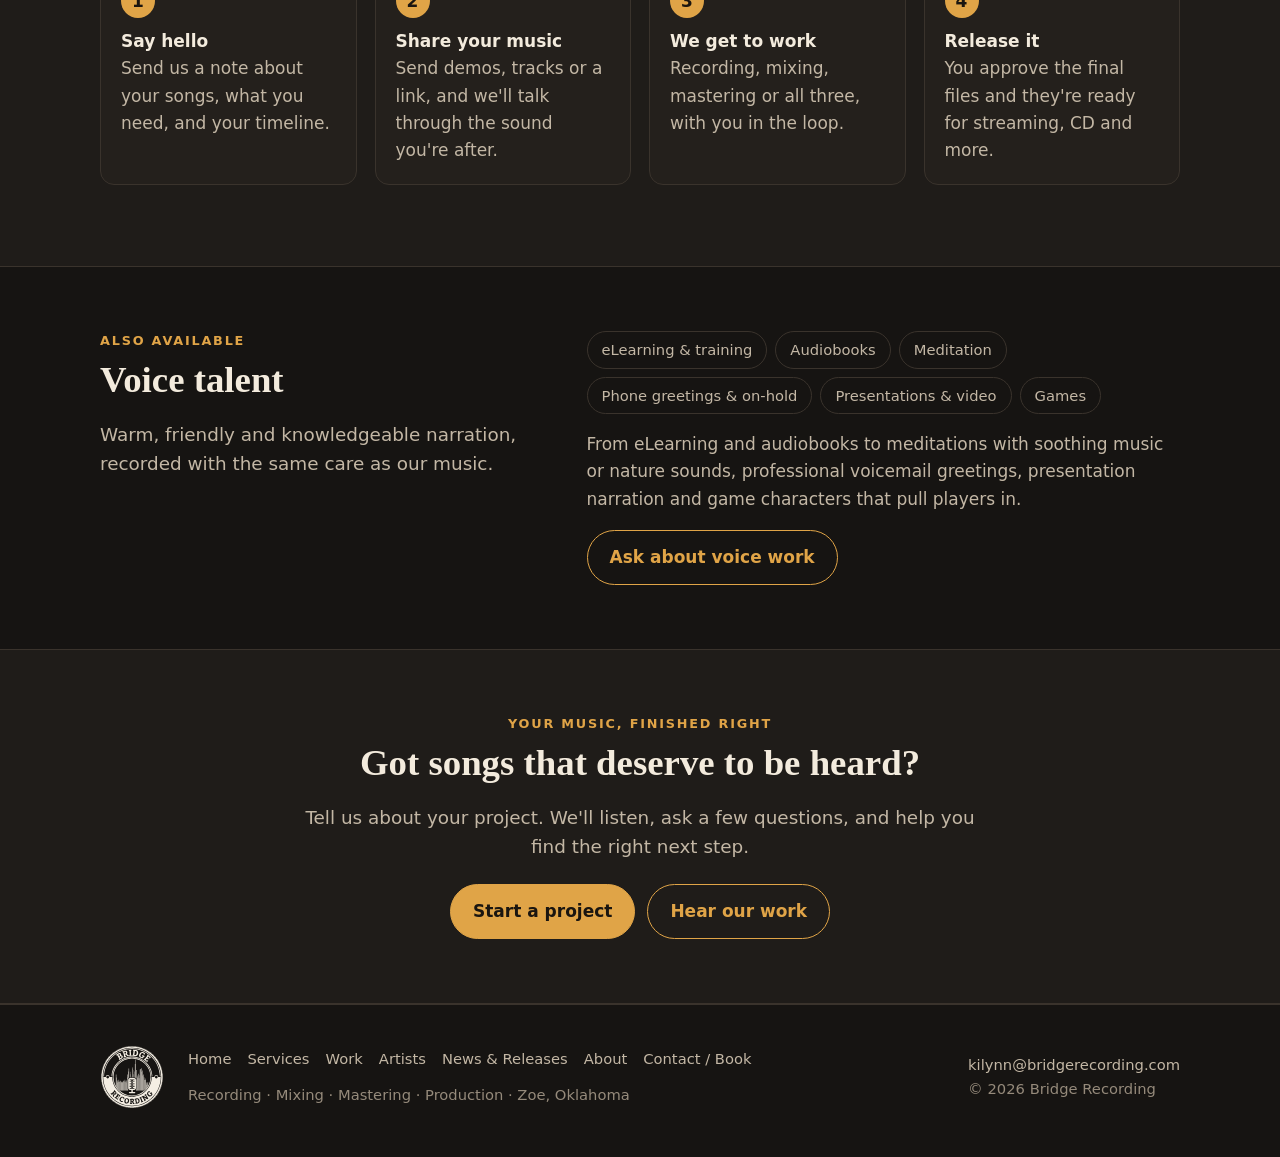
<file: services.html>
<!doctype html>
<html lang="en">
<head>
<meta charset="utf-8">
<meta name="viewport" content="width=device-width, initial-scale=1">
<title>Services | Bridge Recording</title>
<meta name="description" content="Recording, mixing, mastering and production from Bridge Recording in Zoe, Oklahoma, plus voice talent for audiobooks, eLearning and more.">
<link rel="canonical" href="https://bridgerecording.com/services.html">
<meta property="og:type" content="website">
<meta property="og:site_name" content="Bridge Recording">
<meta property="og:title" content="Services | Bridge Recording">
<meta property="og:description" content="Recording, mixing, mastering and production from Bridge Recording in Zoe, Oklahoma, plus voice talent for audiobooks, eLearning and more.">
<meta property="og:url" content="https://bridgerecording.com/services.html">
<meta property="og:image" content="https://bridgerecording.com/assets/img/og-image.jpg">
<meta name="theme-color" content="#161412">
<link rel="icon" type="image/png" sizes="32x32" href="assets/img/favicon-32.png">
<link rel="apple-touch-icon" href="assets/img/apple-touch-icon.png">
<link rel="stylesheet" href="assets/css/style.css">
</head>
<body>
<a class="skip" href="#main">Skip to content</a>
<header class="site-header">
  <div class="wrap bar">
    <a class="brand" href="index.html"><img src="assets/img/bridge-logo-light.svg" alt="" width="44" height="44">Bridge Recording</a>
    <nav class="nav" aria-label="Main"><a href="index.html">Home</a><a href="services.html" aria-current="page">Services</a><a href="work.html">Work</a><a href="artists.html">Artists</a><a href="news.html">News & Releases</a><a href="about.html">About</a><a href="contact.html" class="nav-cta">Contact / Book</a></nav>
  </div>
</header>
<main id="main">
<div class="wrap page-head">
  <p class="eyebrow">Services</p>
  <h1>Everything your song needs</h1>
  <p class="lead">Bring us one song or a whole record. We'll take your creative and artistic vision and help you realize it, whether you need the whole journey or just the last step.</p>
</div>

<section><div class="wrap">
  <div class="svc svc-wide">
    <div class="svc-item" id="recording">
      <h3><span class="ico">●</span>Recording</h3>
      <p>Bridge Recording started as a mobile studio, built so musicians could get studio-quality recordings without huge costs or hard-to-reach rooms. We're musicians too, so we know how to manage energy and catch the golden moments that can get lost in a sterile, traditional studio.</p>
      <p>Vocals, instruments, full bands: we'll help you capture the take that matters.</p>
    </div>
    <div class="svc-item" id="mixing">
      <h3><span class="ico">≋</span>Mixing</h3>
      <p>Mixing blends your recorded tracks into one finished song. We bring out the best in your multi-track recording by balancing levels and panning and shaping the space around each part with EQ, compression, reverb, delay and chorus.</p>
      <p>When we're finished, you get a mixdown that's ready for mastering.</p>
    </div>
    <div class="svc-item" id="mastering">
      <h3><span class="ico">◆</span>Mastering</h3>
      <p>Mastering lets you share your music the way it's meant to be heard, with a consistent, professional sound across devices and streaming platforms.</p>
      <ul>
        <li>Careful level, EQ and compression to add polish and punch</li>
        <li>Your songs sit well together across an album, with fades and spacing taken care of</li>
        <li>Up to two revisions, so you get a master you're happy with</li>
        <li>CD-quality WAV (16-bit, 44.1 kHz) and high-quality 320 kbps MP3 files</li>
      </ul>
      <!-- PRICE: $100/track is from the current site. CONFIRM with the user before launch (see NOTES.md). -->
      <p class="price">$100 <small>per track</small></p>
    </div>
    <div class="svc-item" id="production">
      <h3><span class="ico">✦</span>Production</h3>
      <p>Have songs but not the sound yet? We'll work with you on arrangements, parts and tones, from first demo to finished record, so the music ends up sounding like you meant it to.</p>
      <p>We produce our own bands' records too, so we know the whole road from idea to release day.</p>
    </div>
  </div>
  <!-- PRICES: recording, mixing and production rates and "packages" are unknown and deliberately left off. See NOTES.md. -->
  <p class="lead" style="margin-top:22px">Every project is different. <a href="contact.html">Tell us about yours</a> and we'll put together a quote.</p>
</div></section>

<section class="section-alt"><div class="wrap">
  <p class="eyebrow">How it works</p>
  <h2>Simple from start to finish</h2>
  <ol class="steps">
    <li><strong>Say hello</strong>Send us a note about your songs, what you need, and your timeline.</li>
    <li><strong>Share your music</strong>Send demos, tracks or a link, and we'll talk through the sound you're after.</li>
    <li><strong>We get to work</strong>Recording, mixing, mastering or all three, with you in the loop.</li>
    <li><strong>Release it</strong>You approve the final files and they're ready for streaming, CD and more.</li>
  </ol>
</div></section>

<section id="voice"><div class="wrap voice">
  <div>
    <p class="eyebrow">Also available</p>
    <h2>Voice talent</h2>
    <p class="lead">Warm, friendly and knowledgeable narration, recorded with the same care as our music.</p>
  </div>
  <div>
    <ul class="chips"><li>eLearning &amp; training</li><li>Audiobooks</li><li>Meditation</li><li>Phone greetings &amp; on-hold</li><li>Presentations &amp; video</li><li>Games</li></ul>
    <p style="color:var(--muted)">From eLearning and audiobooks to meditations with soothing music or nature sounds, professional voicemail greetings, presentation narration and game characters that pull players in.</p>
    <a class="btn" href="mailto:kilynn@bridgerecording.com?subject=Voice%20Talent%20Request">Ask about voice work</a>
  </div>
</div></section>
<section class="cta section-alt"><div class="wrap">
  <p class="eyebrow">Your music, finished right</p>
  <h2>Got songs that deserve to be heard?</h2>
  <p class="lead">Tell us about your project. We'll listen, ask a few questions, and help you find the right next step.</p>
  <div class="btns"><a class="btn btn-primary" href="contact.html">Start a project</a><a class="btn" href="work.html">Hear our work</a></div>
</div></section>
</main>
<footer class="site-footer">
  <div class="wrap foot">
    <img src="assets/img/bridge-logo-light.svg" alt="Bridge Recording logo" width="64" height="64" loading="lazy">
    <div>
      <nav aria-label="Footer"><a href="index.html">Home</a><a href="services.html">Services</a><a href="work.html">Work</a><a href="artists.html">Artists</a><a href="news.html">News & Releases</a><a href="about.html">About</a><a href="contact.html">Contact / Book</a></nav>
      <p style="margin:12px 0 0">Recording · Mixing · Mastering · Production · Zoe, Oklahoma</p>
    </div>
    <div><a href="mailto:kilynn@bridgerecording.com">kilynn@bridgerecording.com</a><br>© 2026 Bridge Recording</div>
  </div>
</footer>
</body>
</html>
</file>
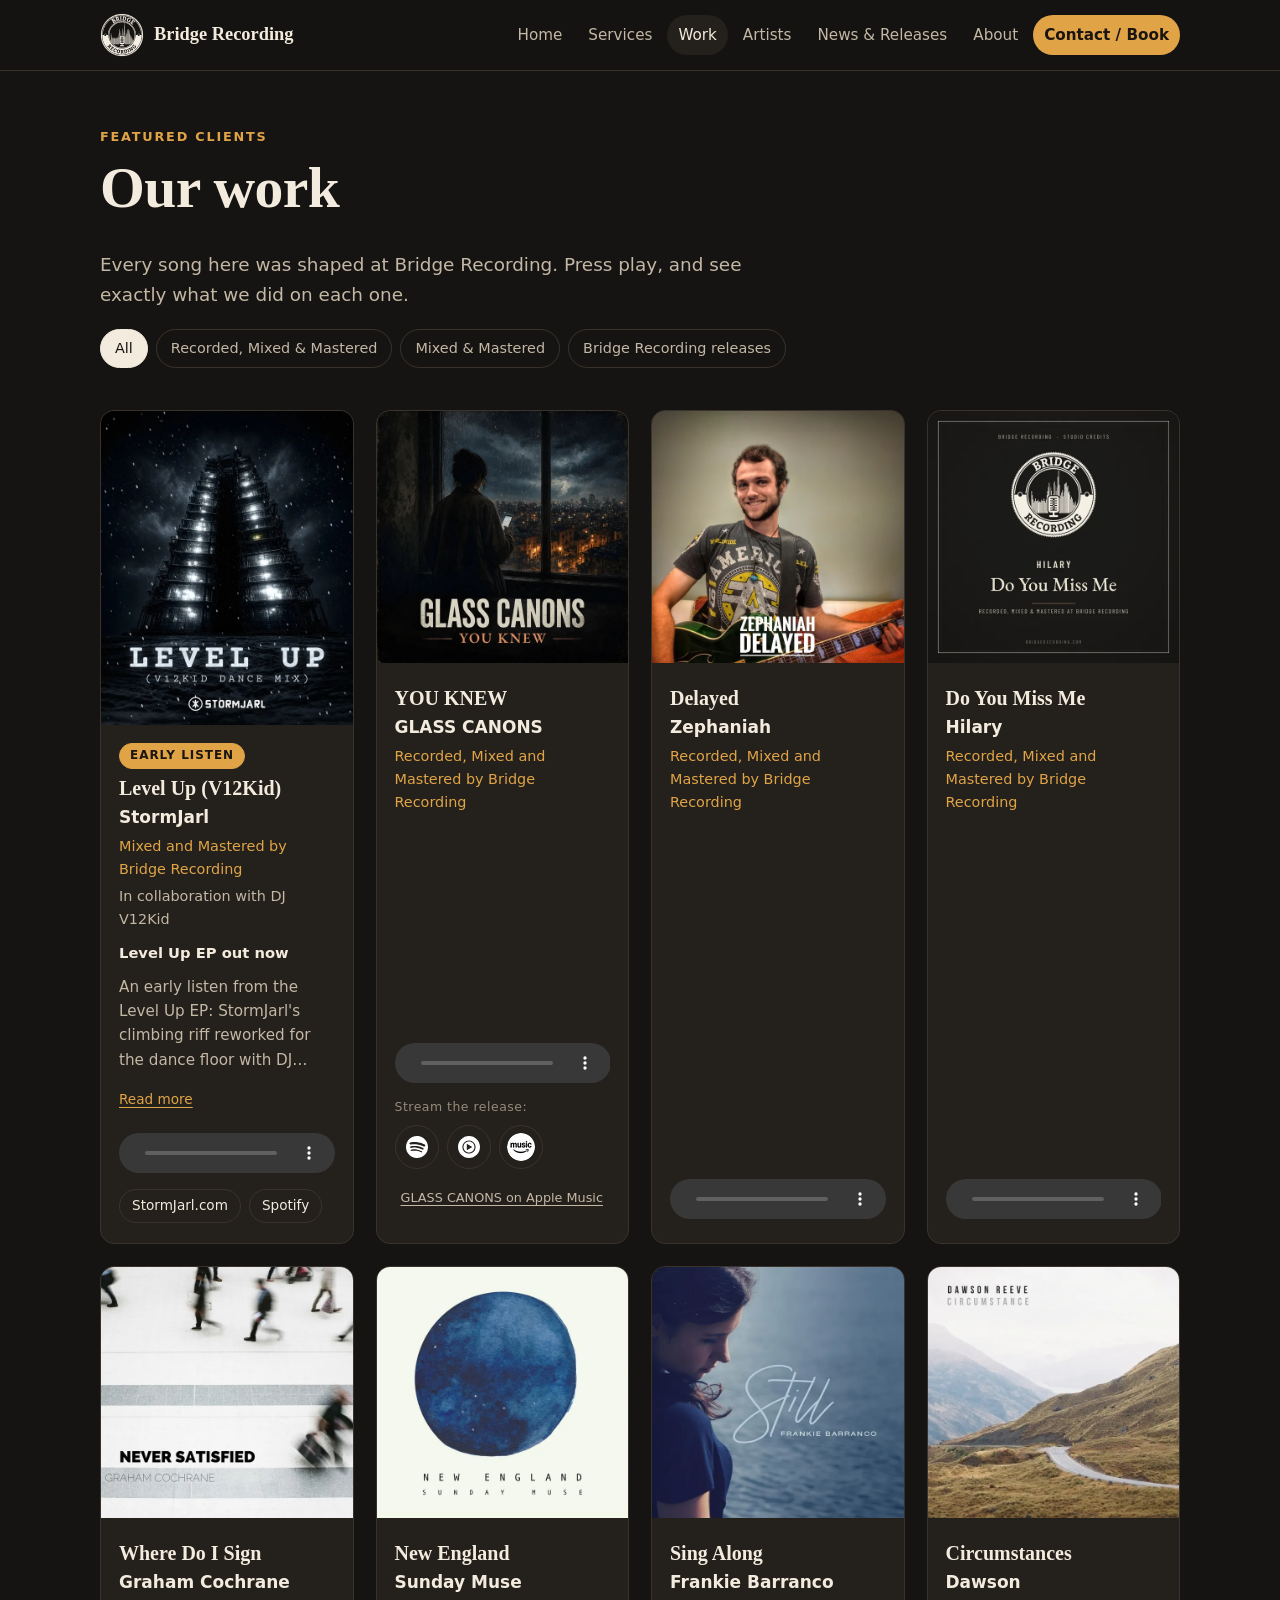
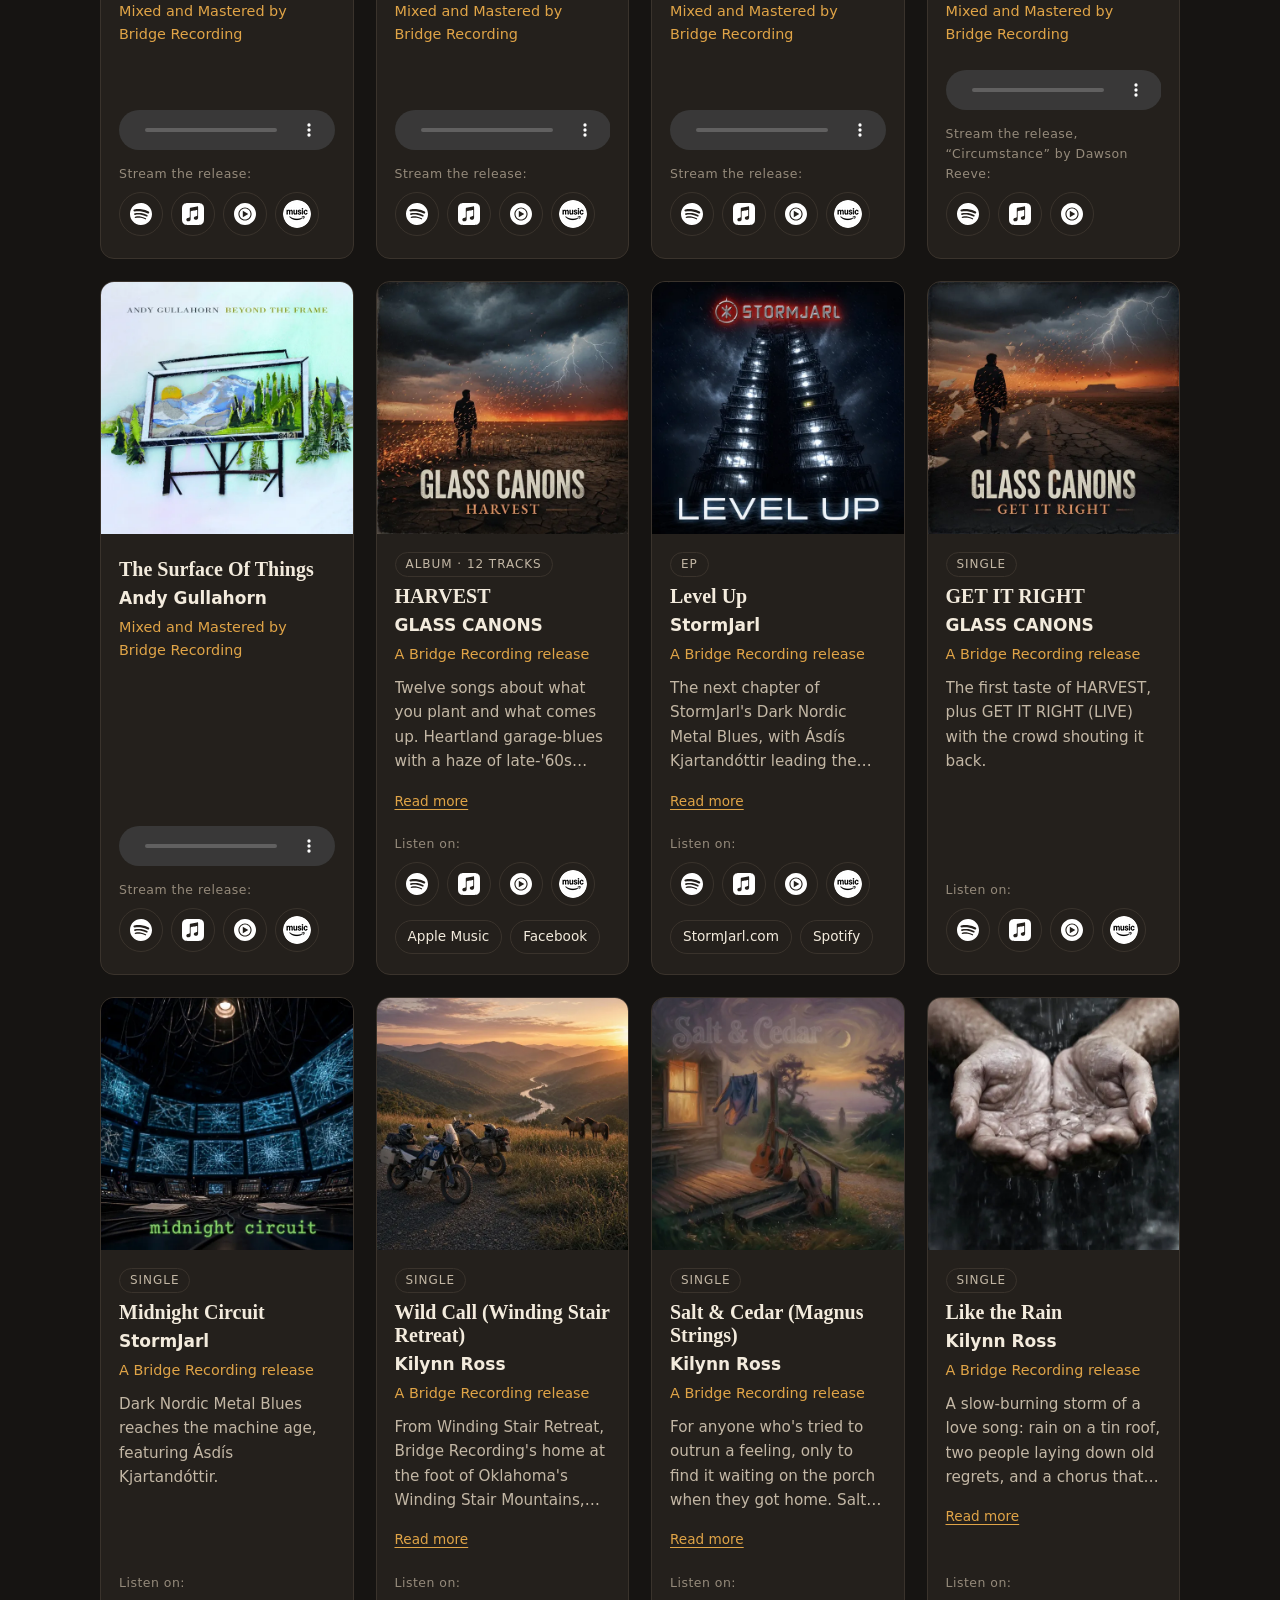
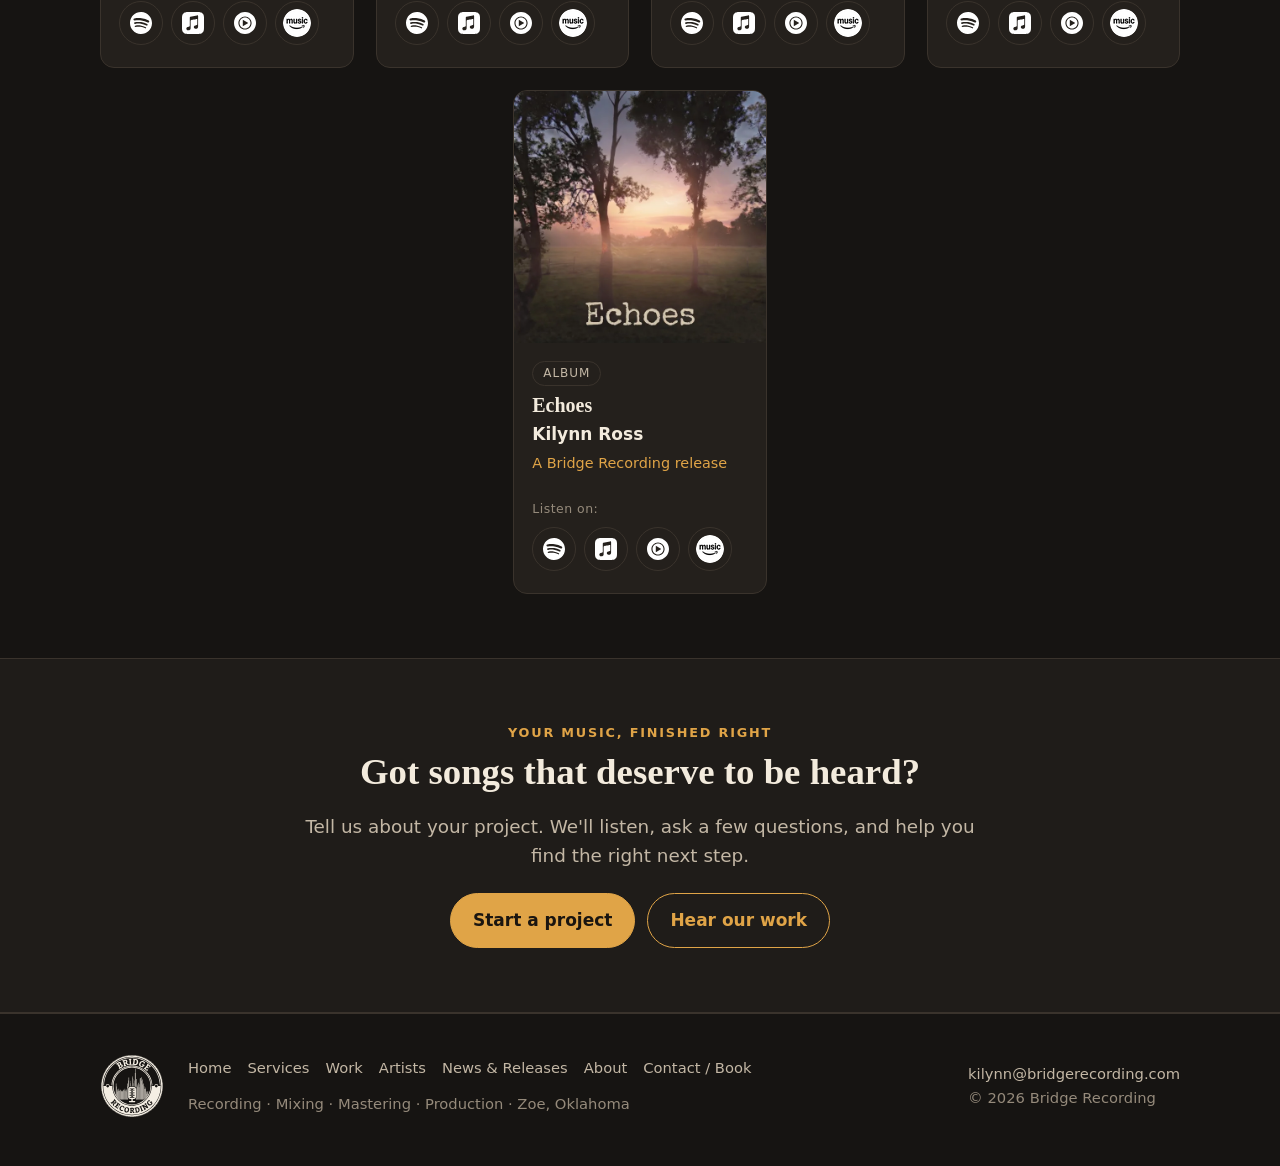
<file: work.html>
<!doctype html>
<html lang="en">
<head>
<meta charset="utf-8">
<meta name="viewport" content="width=device-width, initial-scale=1">
<title>Work | Bridge Recording</title>
<meta name="description" content="Songs recorded, mixed and mastered by Bridge Recording for clients, plus releases from GLASS CANONS, StormJarl and Kilynn Ross.">
<link rel="canonical" href="https://bridgerecording.com/work.html">
<meta property="og:type" content="website">
<meta property="og:site_name" content="Bridge Recording">
<meta property="og:title" content="Work | Bridge Recording">
<meta property="og:description" content="Songs recorded, mixed and mastered by Bridge Recording for clients, plus releases from GLASS CANONS, StormJarl and Kilynn Ross.">
<meta property="og:url" content="https://bridgerecording.com/work.html">
<meta property="og:image" content="https://bridgerecording.com/assets/img/og-image.jpg">
<meta name="theme-color" content="#161412">
<link rel="icon" type="image/png" sizes="32x32" href="assets/img/favicon-32.png">
<link rel="apple-touch-icon" href="assets/img/apple-touch-icon.png">
<link rel="stylesheet" href="assets/css/style.css">
<script src="assets/js/releases.js" defer></script>
<script src="assets/js/render.js" defer></script>
</head>
<body>
<a class="skip" href="#main">Skip to content</a>
<header class="site-header">
  <div class="wrap bar">
    <a class="brand" href="index.html"><img src="assets/img/bridge-logo-light.svg" alt="" width="44" height="44">Bridge Recording</a>
    <nav class="nav" aria-label="Main"><a href="index.html">Home</a><a href="services.html">Services</a><a href="work.html" aria-current="page">Work</a><a href="artists.html">Artists</a><a href="news.html">News & Releases</a><a href="about.html">About</a><a href="contact.html" class="nav-cta">Contact / Book</a></nav>
  </div>
</header>
<main id="main">
<div class="wrap page-head">
  <p class="eyebrow">Featured clients</p>
  <h1>Our work</h1>
  <p class="lead">Every song here was shaped at Bridge Recording. Press play, and see exactly what we did on each one.</p>
  <div class="filters" role="group" aria-label="Filter work">
    <button type="button" data-filter="all" aria-pressed="true">All</button>
    <button type="button" data-filter="Recorded, Mixed and Mastered by Bridge Recording" aria-pressed="false">Recorded, Mixed &amp; Mastered</button>
    <button type="button" data-filter="Mixed and Mastered by Bridge Recording" aria-pressed="false">Mixed &amp; Mastered</button>
    <button type="button" data-filter="label" aria-pressed="false">Bridge Recording releases</button>
  </div>
</div>
<section style="padding-top:8px"><div class="wrap">
  <div class="grid" id="work-grid" data-list="work"></div><noscript><p>Turn on JavaScript to see the release list, or email <a href="mailto:kilynn@bridgerecording.com">kilynn@bridgerecording.com</a>.</p></noscript>
</div></section>
<section class="cta section-alt"><div class="wrap">
  <p class="eyebrow">Your music, finished right</p>
  <h2>Got songs that deserve to be heard?</h2>
  <p class="lead">Tell us about your project. We'll listen, ask a few questions, and help you find the right next step.</p>
  <div class="btns"><a class="btn btn-primary" href="contact.html">Start a project</a><a class="btn" href="work.html">Hear our work</a></div>
</div></section>
</main>
<footer class="site-footer">
  <div class="wrap foot">
    <img src="assets/img/bridge-logo-light.svg" alt="Bridge Recording logo" width="64" height="64" loading="lazy">
    <div>
      <nav aria-label="Footer"><a href="index.html">Home</a><a href="services.html">Services</a><a href="work.html">Work</a><a href="artists.html">Artists</a><a href="news.html">News & Releases</a><a href="about.html">About</a><a href="contact.html">Contact / Book</a></nav>
      <p style="margin:12px 0 0">Recording · Mixing · Mastering · Production · Zoe, Oklahoma</p>
    </div>
    <div><a href="mailto:kilynn@bridgerecording.com">kilynn@bridgerecording.com</a><br>© 2026 Bridge Recording</div>
  </div>
</footer>
</body>
</html>
</file>
<file: assets/css/style.css>
:root{
  --bg:#161412; --bg2:#1f1c19; --card:#24201c; --line:#3a332c;
  --ink:#f3ebdd; --muted:#c3b7a5; --dim:#958a7b; --accent:#e0a447; --accent2:#c4823a;
  --serif:"Iowan Old Style","Palatino Linotype",Palatino,"Book Antiqua",Georgia,serif;
  --sans:system-ui,-apple-system,"Segoe UI",Roboto,"Helvetica Neue",Arial,sans-serif;
  --r:14px; --max:1120px;
}
*{box-sizing:border-box}
html{-webkit-text-size-adjust:100%}
body{margin:0;background:var(--bg);color:var(--ink);font:17px/1.6 var(--sans)}
img{max-width:100%;height:auto;display:block}
a{color:var(--accent)}
a:hover{color:#f2bd69}
h1,h2,h3{font-family:var(--serif);font-weight:700;line-height:1.15;margin:0 0 .5em}
h1{font-size:clamp(2.1rem,5.5vw,3.6rem);letter-spacing:-.01em}
h2{font-size:clamp(1.6rem,3.6vw,2.3rem)}
h3{font-size:1.25rem}
p{margin:0 0 1em}
.wrap{max-width:var(--max);margin:0 auto;padding:0 20px}
.skip{position:absolute;left:-999px}.skip:focus{left:12px;top:12px;background:var(--ink);color:var(--bg);padding:8px 12px;z-index:9}

/* Header */
.site-header{position:sticky;top:0;z-index:5;background:rgba(22,20,18,.94);backdrop-filter:blur(8px);border-bottom:1px solid var(--line)}
.bar{display:flex;align-items:center;gap:18px;min-height:70px}
.brand{display:flex;align-items:center;gap:10px;text-decoration:none;color:var(--ink);font-family:var(--serif);font-weight:700;font-size:1.15rem;white-space:nowrap}
.brand img{width:44px;height:auto}
.nav{display:flex;gap:4px;margin-left:auto;flex-wrap:wrap;justify-content:flex-end}
.nav a{color:var(--muted);text-decoration:none;padding:8px 11px;border-radius:999px;font-size:.95rem}
.nav a:hover{color:var(--ink);background:var(--bg2)}
.nav a[aria-current="page"]{color:var(--ink);background:var(--card)}
.nav a.nav-cta{background:var(--accent);color:#1a1510;font-weight:600}
.nav a.nav-cta:hover{background:#f2bd69}
@media (max-width:860px){
  .bar{flex-wrap:wrap;gap:6px;padding:10px 0 8px}
  .nav{margin:0;width:100%;gap:2px 2px;justify-content:flex-start}
  .nav a{font-size:.9rem;padding:6px 10px}
  .site-header{position:static}
}

/* Sections */
section{padding:64px 0}
.section-alt{background:var(--bg2);border-top:1px solid var(--line);border-bottom:1px solid var(--line)}
.eyebrow{color:var(--accent);text-transform:uppercase;letter-spacing:.14em;font-size:.8rem;font-weight:700;margin-bottom:.6em}
.lead{font-size:1.15rem;color:var(--muted);max-width:44rem}
.page-head{padding-top:56px;padding-bottom:8px}
.page-head .lead{margin-bottom:0}
.btns{display:flex;flex-wrap:wrap;gap:12px;margin-top:22px}
.btn{display:inline-block;padding:13px 22px;border-radius:999px;text-decoration:none;font-weight:600;border:1px solid var(--accent);color:var(--accent)}
.btn:hover{background:rgba(224,164,71,.1)}
.btn-primary{background:var(--accent);color:#1a1510}
.btn-primary:hover{background:#f2bd69;color:#1a1510}

/* Hero */
.hero{padding:72px 0 64px;background:radial-gradient(1000px 420px at 85% 10%,rgba(224,164,71,.16),transparent 60%),linear-gradient(180deg,#1b1815,var(--bg))}
.hero-grid{display:grid;grid-template-columns:1.35fr .65fr;gap:40px;align-items:center}
.hero-logo{justify-self:center;width:min(300px,70vw);opacity:.95}
@media (max-width:760px){.hero{padding:36px 0 44px}.hero-grid{grid-template-columns:1fr}.hero-logo{display:none}}

/* Cards */
.grid{display:grid;grid-template-columns:repeat(auto-fit,minmax(250px,1fr));gap:22px;margin-top:26px}
.card{background:var(--card);border:1px solid var(--line);border-radius:var(--r);overflow:hidden;display:flex;flex-direction:column}
.card[hidden]{display:none}
.art{width:100%;aspect-ratio:1/1;object-fit:cover;background:#2c2621}
.art-text{display:grid;place-items:center;background:
  repeating-linear-gradient(90deg,rgba(224,164,71,.10) 0 3px,transparent 3px 9px),
  linear-gradient(135deg,#3a2e22,#211c18)}
.art-text span{font-family:var(--serif);font-size:3.4rem;color:rgba(243,235,221,.85);letter-spacing:.06em}
.card .art-text{aspect-ratio:16/9}
.card-body{padding:18px 18px 20px;display:flex;flex-direction:column;gap:2px;flex:1}
.card h3{margin:6px 0 2px}
.artist{color:var(--ink);font-weight:600;margin:0}
.credit{color:var(--accent);font-size:.9rem;margin:2px 0 8px}
.blurb{color:var(--muted);font-size:.95rem}
.tag{align-self:flex-start;font-size:.75rem;letter-spacing:.08em;text-transform:uppercase;color:var(--muted);border:1px solid var(--line);border-radius:999px;padding:2px 10px;white-space:nowrap}
.tag-soon{color:#1a1510;background:var(--accent);border-color:var(--accent);font-weight:700}
audio{width:100%;margin:8px 0 4px;height:40px;color-scheme:dark}
.links{display:flex;flex-wrap:wrap;gap:8px;margin:auto 0 0;padding-top:10px}
.links a{font-size:.85rem;text-decoration:none;border:1px solid var(--line);border-radius:999px;padding:5px 12px;color:var(--ink)}
.links a:hover{border-color:var(--accent);color:var(--accent)}
.mini{list-style:none;padding:0;margin:4px 0 6px;color:var(--muted);font-size:.92rem}
.mini li{padding:3px 0;border-top:1px dashed var(--line)}

/* Services */
.svc{display:grid;grid-template-columns:repeat(auto-fit,minmax(240px,1fr));gap:20px;margin-top:26px}
.svc-wide{grid-template-columns:repeat(auto-fit,minmax(min(440px,100%),1fr))}
.svc-item{background:var(--card);border:1px solid var(--line);border-radius:var(--r);padding:24px}
.svc-item h3{display:flex;align-items:center;gap:10px}
.svc-item .ico{width:34px;height:34px;flex:0 0 34px;border-radius:50%;display:grid;place-items:center;background:rgba(224,164,71,.14);color:var(--accent);font-size:1rem}
.svc-item p{color:var(--muted)}
.svc-item ul{color:var(--muted);padding-left:1.1em;margin:0 0 1em}
.price{font-family:var(--serif);font-size:1.6rem;color:var(--ink);margin:6px 0 2px}
.price small{font-family:var(--sans);font-size:.9rem;color:var(--dim)}
.steps{counter-reset:s;list-style:none;padding:0;display:grid;grid-template-columns:repeat(auto-fit,minmax(200px,1fr));gap:18px;margin-top:22px}
.steps li{counter-increment:s;background:var(--card);border:1px solid var(--line);border-radius:var(--r);padding:20px;color:var(--muted)}
.steps li::before{content:counter(s);display:grid;place-items:center;width:34px;height:34px;border-radius:50%;background:var(--accent);color:#1a1510;font-weight:700;margin-bottom:10px}
.steps strong{color:var(--ink);display:block}
.voice{display:grid;grid-template-columns:1fr 1.3fr;gap:30px;align-items:start}
.chips{display:flex;flex-wrap:wrap;gap:8px;list-style:none;padding:0;margin:0 0 1em}
.chips li{border:1px solid var(--line);border-radius:999px;padding:6px 14px;color:var(--muted);font-size:.92rem}
@media (max-width:760px){.voice{grid-template-columns:1fr}}

/* Filters */
.filters{display:flex;flex-wrap:wrap;gap:8px;margin-top:20px}
.filters button{font:inherit;font-size:.9rem;background:transparent;color:var(--muted);border:1px solid var(--line);border-radius:999px;padding:7px 14px;cursor:pointer}
.filters button[aria-pressed="true"]{background:var(--ink);color:var(--bg);border-color:var(--ink)}

/* News */
.news{list-style:none;padding:0;margin:24px 0 0}
.news-item{display:grid;grid-template-columns:200px 1fr;gap:20px;padding:22px 0;border-top:1px solid var(--line)}
.news-item h3{margin:0 0 6px}
.news-item p{color:var(--muted);margin:0 0 6px}
.news-item .links{padding-top:4px}
.news-date{color:var(--accent);font-weight:700}
.news-item.has-thumb{grid-template-columns:200px 120px 1fr}
.news-thumb img{width:120px;height:auto;border-radius:10px;border:1px solid var(--line);object-fit:cover}
.news-body{min-width:0}
.tracks{list-style:none;padding:0;margin:16px 0 0;display:grid;grid-template-columns:repeat(auto-fill,minmax(112px,1fr));gap:12px}
.tracks li{position:relative;font-size:.85rem;color:var(--muted)}
.tracks img{width:100%;aspect-ratio:1/1;object-fit:cover;border-radius:8px;border:1px solid var(--line);margin-bottom:6px}
.tracks .tn{color:var(--accent);font-weight:700;margin-right:5px}
.tracks .tt{color:var(--ink)}
.kind{font-family:var(--sans);font-size:.75rem;letter-spacing:.08em;text-transform:uppercase;color:var(--dim);font-weight:600;white-space:nowrap}
@media (max-width:640px){.news-item,.news-item.has-thumb{grid-template-columns:1fr;gap:6px}.news-thumb img{width:140px}.tracks{grid-template-columns:repeat(3,1fr);gap:10px}}

/* About */
.prose{max-width:44rem}
.prose p{color:var(--muted)}
.prose p strong{color:var(--ink)}
blockquote{margin:28px 0;padding:6px 0 6px 22px;border-left:3px solid var(--accent);font-family:var(--serif);font-size:1.35rem;color:var(--ink)}
.names{display:flex;flex-wrap:wrap;gap:10px;list-style:none;padding:0;margin:18px 0 0}
.names li{background:var(--card);border:1px solid var(--line);border-radius:999px;padding:7px 16px}

/* Contact */
.contact.grid{display:grid;grid-template-columns:1.1fr .9fr;gap:30px;margin-top:10px}
.panel{background:var(--card);border:1px solid var(--line);border-radius:var(--r);padding:26px}
.panel ul{color:var(--muted);padding-left:1.1em}
.mail-big{font-family:var(--serif);font-size:clamp(1.15rem,3.6vw,1.5rem);word-break:break-all}
@media (max-width:760px){.contact-grid{grid-template-columns:1fr}}

/* CTA + footer */
.cta{text-align:center}
.cta .lead{margin:0 auto}
.cta .btns{justify-content:center}
.site-footer{border-top:1px solid var(--line);padding:40px 0 48px;color:var(--dim);font-size:.92rem}
.foot{display:grid;grid-template-columns:auto 1fr auto;gap:24px;align-items:center}
.foot img{width:64px}
.foot nav{display:flex;flex-wrap:wrap;gap:6px 16px}
.foot a{color:var(--muted);text-decoration:none}
.foot a:hover{color:var(--accent)}
@media (max-width:760px){.foot{grid-template-columns:1fr}}
noscript p{color:var(--muted)}

/* Early listen */
.early-listen{padding-top:40px}
.grid-feature{grid-template-columns:1fr;max-width:860px}
.grid-feature .card{flex-direction:row}
.grid-feature .art{width:300px;flex:0 0 300px}
.grid-feature .card-body{padding:24px}
.grid-feature h3{font-size:1.6rem}
.credit2{color:var(--muted);font-size:.9rem;margin:-6px 0 8px}
.when{color:var(--ink);font-size:.92rem;font-weight:600;margin:0 0 8px}
.mini a{color:var(--ink)}
.mini a:hover{color:var(--accent)}
@media (max-width:640px){.grid-feature .card{flex-direction:column}.grid-feature .art{width:100%;flex:none}.grid-feature h3{font-size:1.35rem}}

/* Image pack (Oct 18) */
.art-logo{object-fit:contain;padding:22px;background:radial-gradient(circle at 50% 50%,#1a1312,#0b0a09 72%)}
.about-grid{display:grid;grid-template-columns:minmax(0,44rem) minmax(0,1fr);gap:40px;align-items:start}
.about-photo{margin:6px 0 0}
.about-photo img{width:100%;border-radius:var(--r);border:1px solid var(--line)}
@media (max-width:860px){.about-grid{grid-template-columns:1fr}.about-photo{max-width:420px}}

/* Artist photo with a small logo overlay (e.g. StormJarl) */
.art-wrap{position:relative;line-height:0}
.art-wrap::after{content:"";position:absolute;left:0;right:0;bottom:0;height:42%;background:linear-gradient(180deg,transparent,rgba(8,7,6,.82));pointer-events:none}
.art-badge{position:absolute;left:16px;bottom:14px;z-index:1;height:30px;width:auto;max-width:70%;filter:drop-shadow(0 2px 6px rgba(0,0,0,.7))}

/* Streaming links row (per release) */
.stream{display:flex;flex-wrap:wrap;align-items:center;gap:6px;margin:8px 0 2px}
.stream-label{width:100%;font-size:.78rem;color:var(--dim);letter-spacing:.04em}
.stream a{font-size:.8rem;text-decoration:none;border:1px solid var(--line);border-radius:999px;padding:4px 10px;color:var(--muted);white-space:nowrap}
.stream a:hover{border-color:var(--accent);color:var(--accent)}
.news-item .stream{margin-top:2px}
/* Official-site button on artist cards */
.site-btn{margin:6px 0 10px}
.btn-sm{padding:8px 16px;font-size:.9rem}
/* Work/News cards: player + link rows pinned to the card bottom; long blurbs clamped on multi-column layouts */
.card-foot{margin-top:auto;display:flex;flex-direction:column;gap:2px;padding-top:6px}
.card-foot .links{margin-top:0}
@media (min-width:641px){
  .blurb.clamp:not(.open){display:-webkit-box;-webkit-box-orient:vertical;-webkit-line-clamp:4;line-clamp:4;overflow:hidden;text-overflow:ellipsis}
}
.more{align-self:flex-start;background:none;border:0;padding:2px 0;margin:-2px 0 4px;font:inherit;font-size:.85rem;color:var(--accent);cursor:pointer;text-decoration:underline;text-underline-offset:3px}
.more:hover,.more:focus-visible{color:var(--ink)}
/* Work grid: same column widths as the auto-fit grid, but a partial last row is centred instead of leaving an empty slot */
#work-grid{display:flex;flex-wrap:wrap;justify-content:center}
#work-grid>.card{flex:0 0 100%;min-width:0}
@media (min-width:562px){#work-grid>.card{flex-basis:calc((100% - 22px)/2)}}
@media (min-width:834px){#work-grid>.card{flex-basis:calc((100% - 44px)/3)}}
@media (min-width:1106px){#work-grid>.card{flex-basis:calc((100% - 66px)/4)}}

/* ---- Streaming icon row (v3, Oct 2026): round 44px buttons, Spotify / Apple Music / YouTube Music / Amazon Music ---- */
ul.si-row{--si-gap:8px;display:flex;flex-wrap:wrap;align-items:center;gap:var(--si-gap);list-style:none;margin:12px 0 0;padding:0;border:0}
ul.si-row>li{display:flex;align-items:center;margin:0;padding:0;border:0;list-style:none}
ul.si-row>li::before,ul.si-row>li::after{content:none}
ul.si-row .si-lead{font-size:12px;letter-spacing:.14em;text-transform:uppercase;opacity:.75;margin-right:4px;line-height:44px;white-space:nowrap}
ul.si-row a.si{position:relative;box-sizing:border-box;display:inline-flex;align-items:center;justify-content:center;width:44px;height:44px;padding:0;margin:0;border:1px solid var(--si-line);border-radius:50%;background:transparent;color:#fff;text-decoration:none;line-height:1}
ul.si-row .si-ico{display:block;width:22px;height:22px;fill:#fff}
ul.si-row .si-amz{display:block;width:28px;height:28px;border-radius:50%}
ul.si-row a.si:hover{border-color:var(--si-hovline,var(--si-acc));background:var(--si-hov)}
ul.si-row a:focus-visible{outline:2px solid var(--si-acc);outline-offset:2px}
ul.si-row a.si[data-tip]:hover::after,ul.si-row a.si[data-tip]:focus-visible::after{content:attr(data-tip);position:absolute;bottom:calc(100% + 8px);left:50%;transform:translateX(-50%);background:#111;color:#fff;font:600 11px/1 system-ui,-apple-system,"Segoe UI",Roboto,sans-serif;letter-spacing:.02em;text-transform:none;padding:6px 8px;border-radius:4px;border:1px solid var(--si-acc);white-space:nowrap;pointer-events:none;z-index:5}
ul.si-row a.si.si-last[data-tip]::after{left:auto;right:0;transform:none}
ul.si-row a.si-link{display:inline-flex;align-items:center;min-height:44px;padding:0 6px;border:0;border-radius:4px;background:none;color:var(--si-text);font-size:var(--si-fs,.8rem);text-decoration:underline;text-underline-offset:3px;white-space:nowrap}
ul.si-row{--si-acc:var(--accent);--si-line:var(--line);--si-hov:rgba(224,164,71,.14);--si-text:var(--muted);--si-fs:.8rem}
.stream ul.si-row{width:100%;margin:2px 0 0}
</file>
